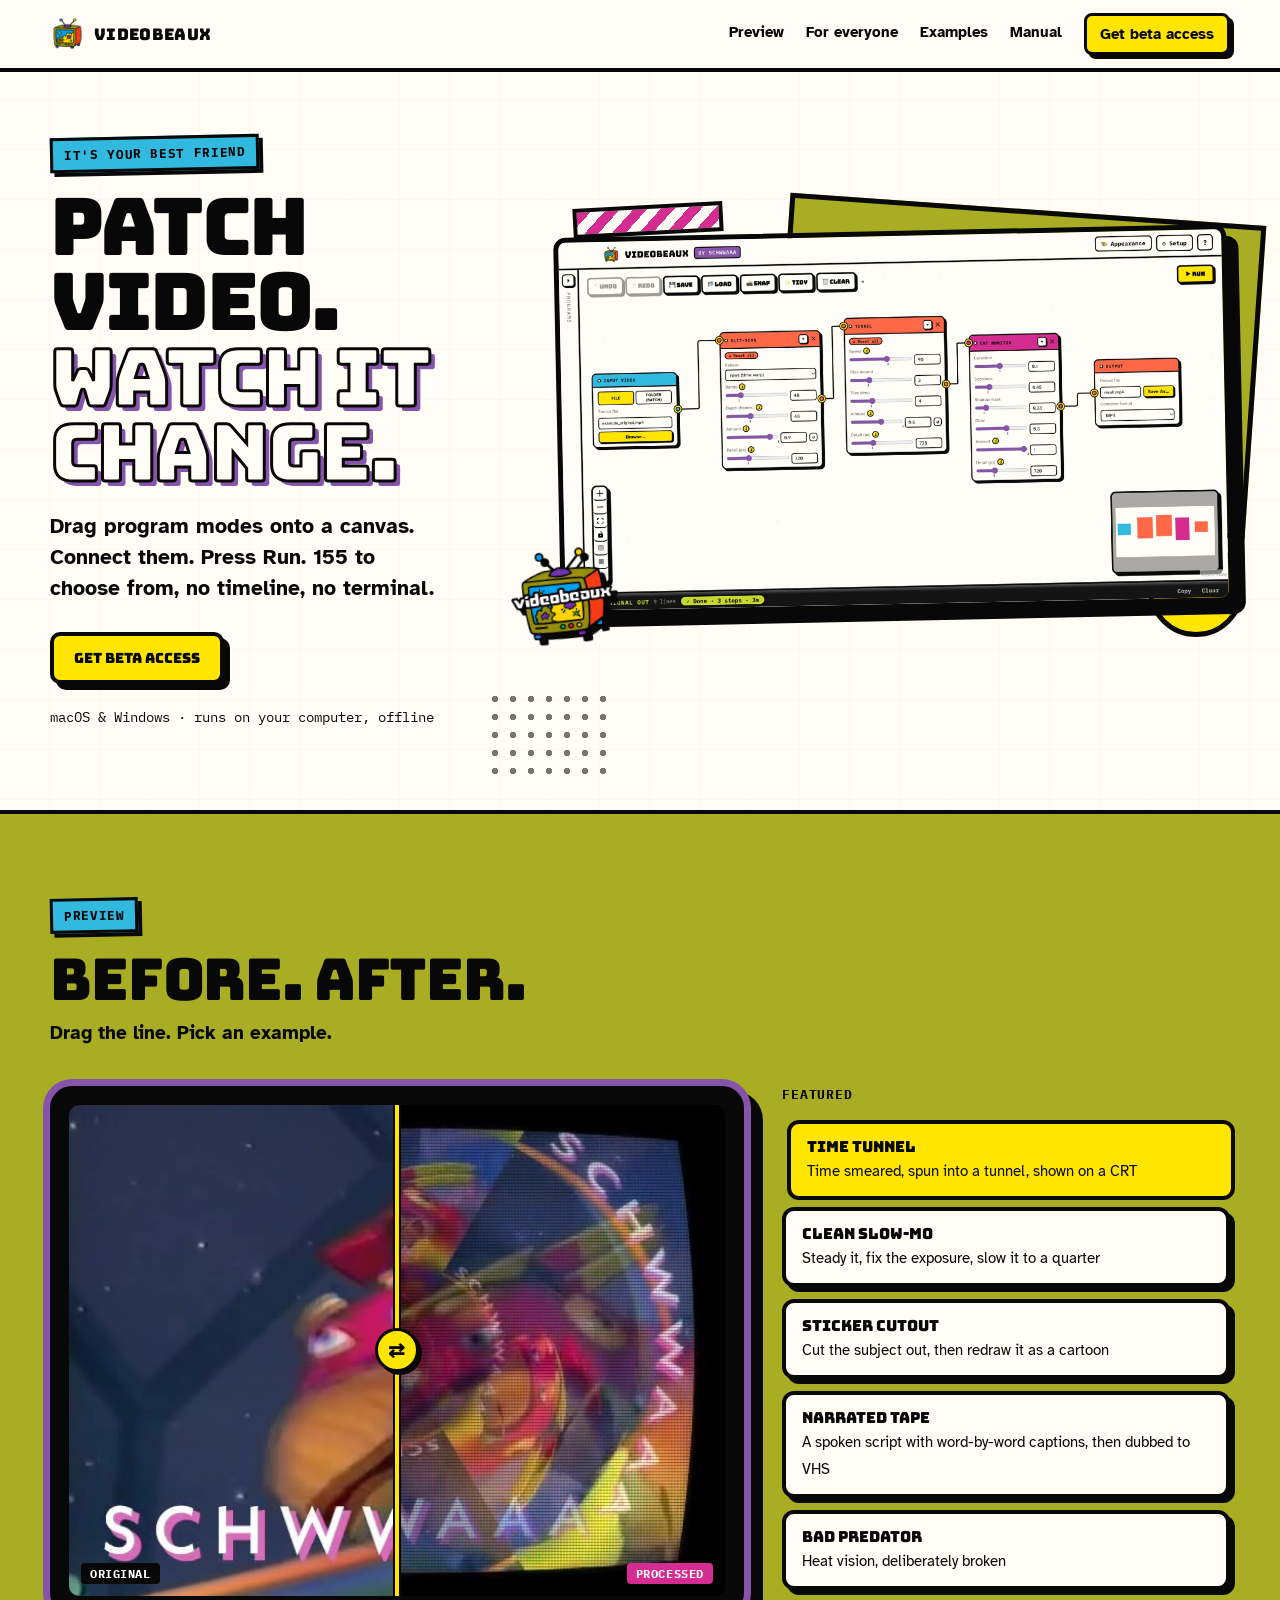
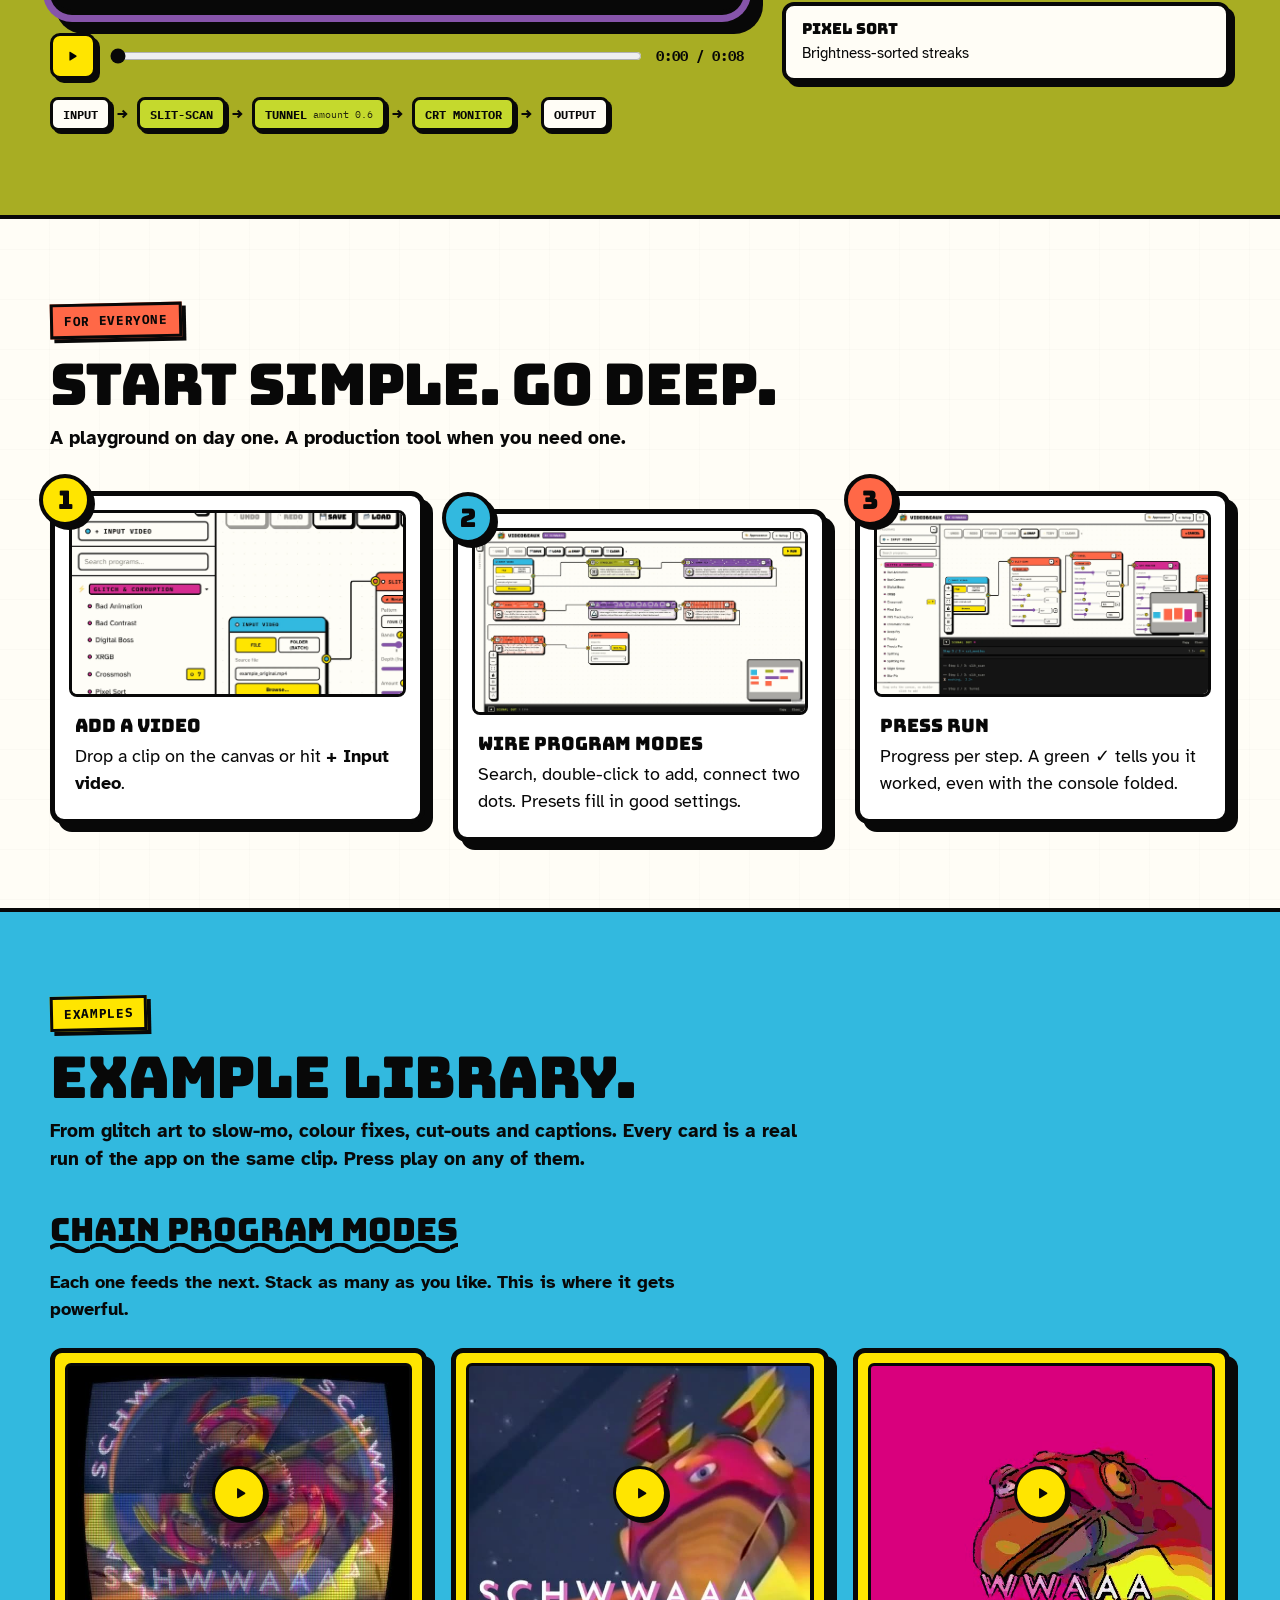
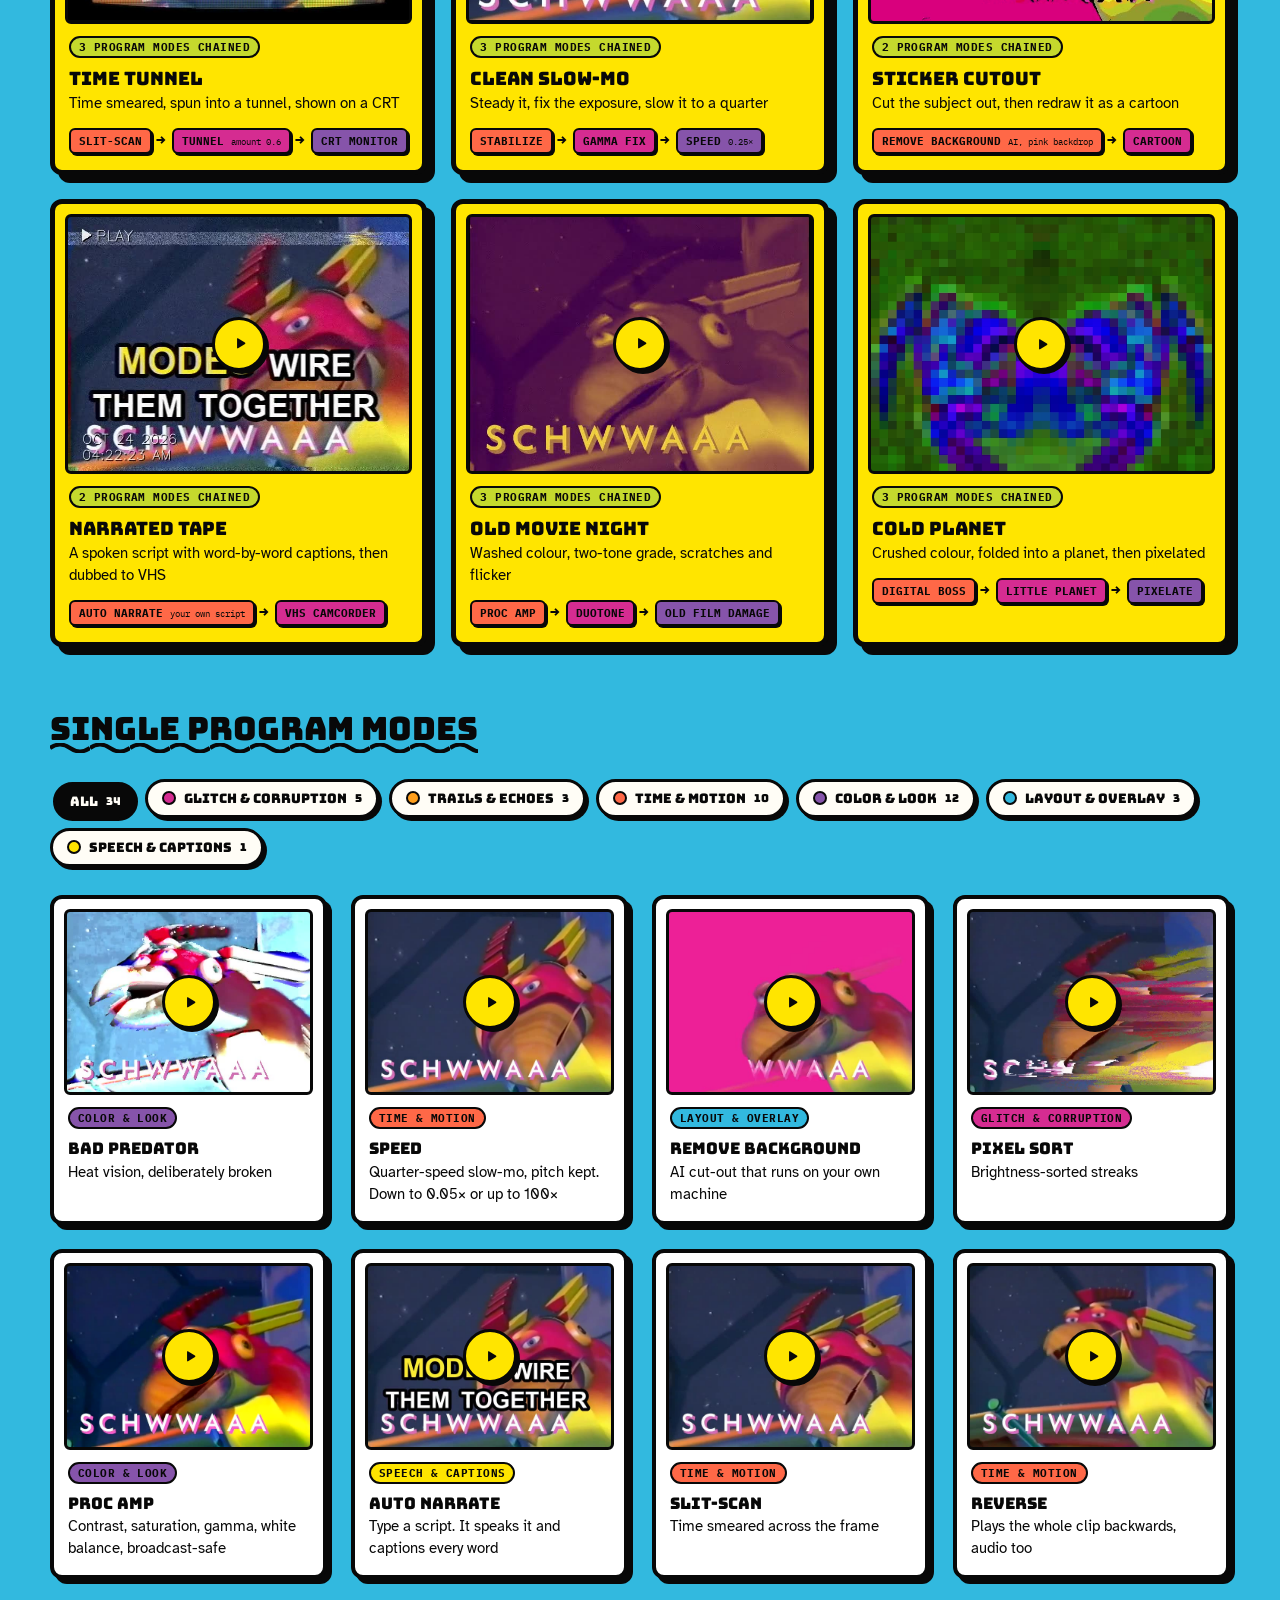
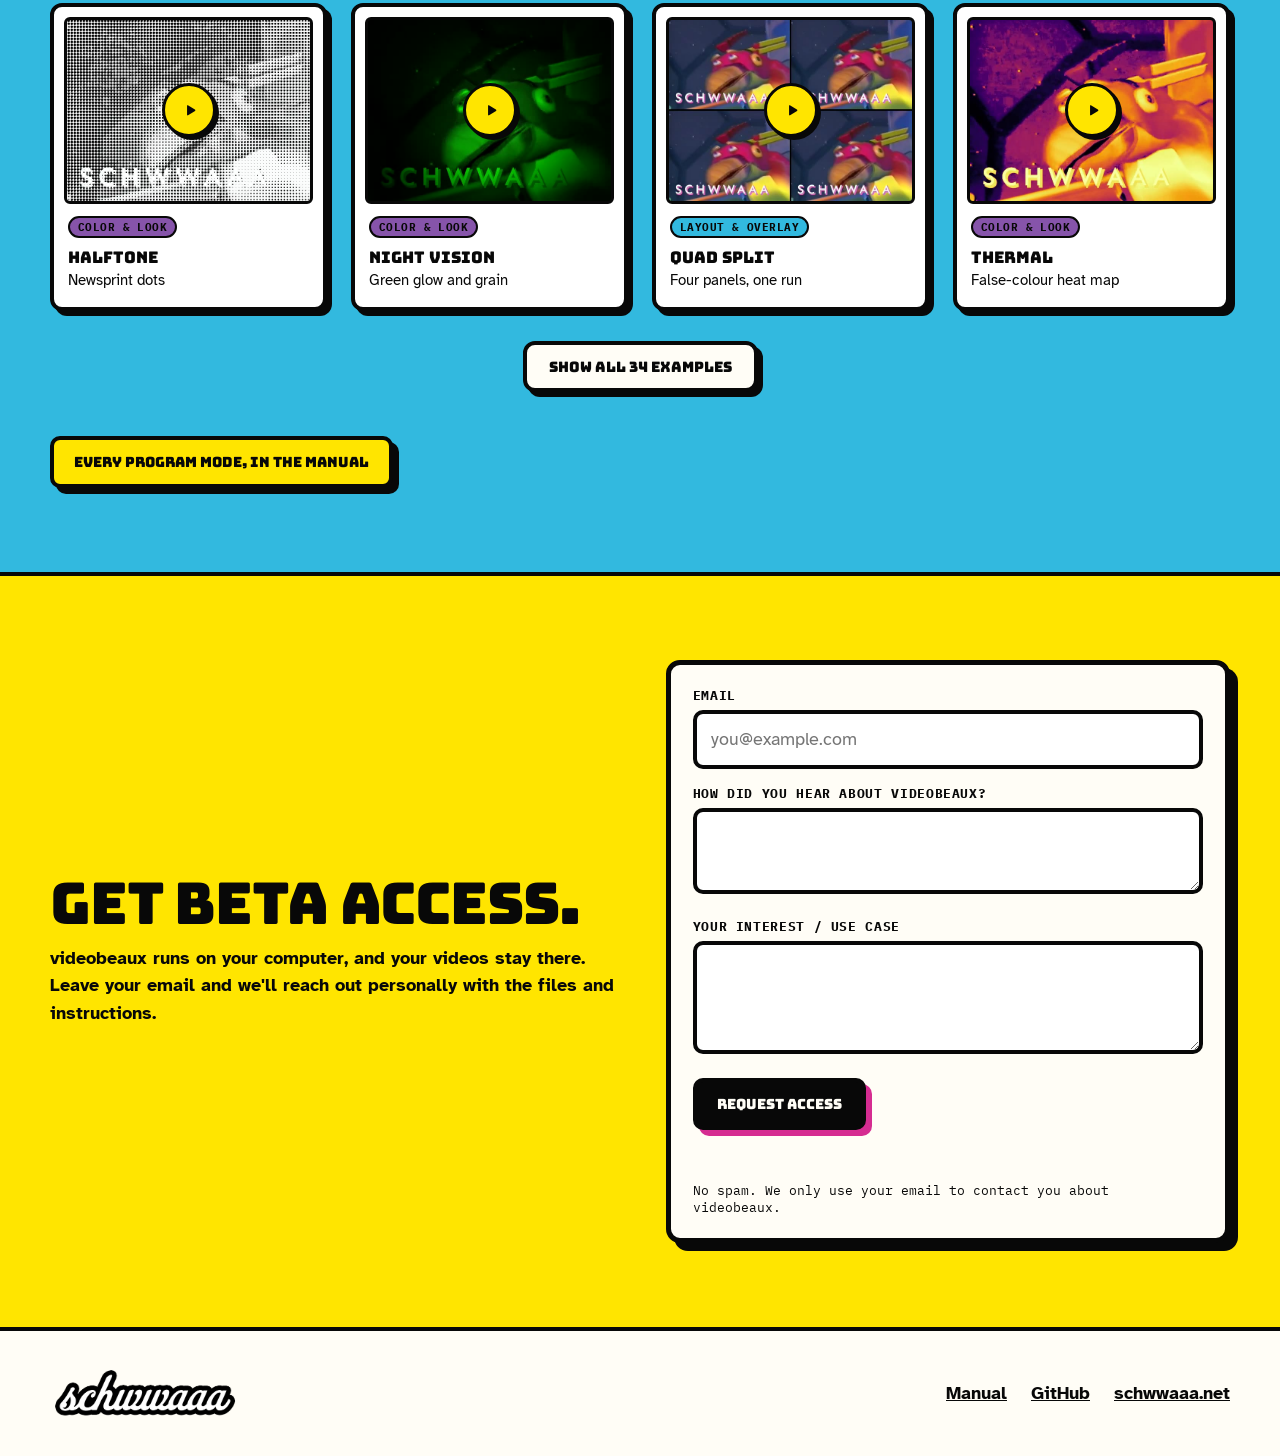
<file: index.html>
<!DOCTYPE html>
<html lang="en">

<head>
    <meta charset="UTF-8">
    <meta name="viewport" content="width=device-width, initial-scale=1.0">
    <title>videobeaux</title>
    <meta name="description" content="videobeaux is a video playground: drag program modes onto a canvas, wire them together, press Run. 155 program modes for beginners and power users.">
    <meta name="theme-color" content="#a8ad23">
    <meta property="og:title" content="videobeaux">
    <meta property="og:description" content="Drag program modes onto a canvas, wire them together, press Run.">
    <meta property="og:image" content="https://videobeaux.online/site/shots/canvas.webp">
    <link href="site/assets/favicon-32x32.png" rel="icon" sizes="32x32" type="image/png">
    <link href="site/assets/favicon-32x32.png" rel="apple-touch-icon" sizes="180x180">
    <link rel="preconnect" href="https://fonts.googleapis.com">
    <link rel="preconnect" href="https://fonts.gstatic.com" crossorigin>
    <link href="https://fonts.googleapis.com/css2?family=Atkinson+Hyperlegible:wght@400;700&family=Bungee&family=IBM+Plex+Mono:wght@400;600;700&display=swap" rel="stylesheet">
    <link rel="stylesheet" href="site/site.css">
</head>

<body>
    <a class="skip-link" href="#main">Skip to content</a>

    <nav class="site-nav" aria-label="Primary">
        <div class="shell nav-inner">
            <a class="brand" href="#top" aria-label="videobeaux home">
                <img src="site/assets/tv-icon.png" alt="" width="34" height="34"> videobeaux
            </a>
            <button class="menu-button" type="button" aria-expanded="false" aria-controls="nav-links">Menu</button>
            <div class="nav-links" id="nav-links" data-open="false">
                <a href="#preview">Preview</a>
                <a href="#everyone">For everyone</a>
                <a href="#examples">Examples</a>
                <a href="manual.html">Manual</a>
                <a class="nav-cta" href="#get">Get beta access</a>
            </div>
        </div>
    </nav>

    <main id="main">

        <!-- HERO -->
        <header class="hero" id="top">
            <span class="deco d-dots" aria-hidden="true"></span>
            <div class="shell hero-grid">
                <div class="hero-copy">
                    <p class="sticker">It's your best friend</p>
                    <h1>Patch video. <span class="punch">Watch it change.</span></h1>
                    <p class="lede">Drag program modes onto a canvas. Connect them. Press Run. 155 to choose from, no timeline, no terminal.</p>
                    <div class="button-row">
                        <a class="button b-yellow" href="#get">Get beta access</a>
                    </div>
                    <p class="fine">macOS &amp; Windows · runs on your computer, offline</p>
                </div>
                <figure class="hero-art">
                    <span class="deco d-block" aria-hidden="true"></span>
                    <span class="deco d-circle" aria-hidden="true"></span>
                    <span class="deco d-zig" aria-hidden="true"></span>
                    <img class="window" src="site/shots/canvas.webp" width="2200" height="1222" alt="The videobeaux canvas: an input video wired through Slit-Scan, Tunnel and CRT Monitor to an output, with a green Done badge in the console bar.">
                    <img class="mascot" src="site/assets/tv-full.webp" width="170" height="216" alt="" aria-hidden="true">
                </figure>
            </div>
        </header>

        <!-- PREVIEW -->
        <section class="section s-lime" id="preview" aria-labelledby="preview-h">
            <div class="shell">
                <div class="heading">
                    <p class="sticker s-cyan">Preview</p>
                    <h2 id="preview-h">Before. After.</h2>
                    <p>Drag the line. Pick an example.</p>
                </div>

                <div class="player-layout">
                    <div class="player-col">
                        <div class="crt">
                            <div class="stage" id="stage">
                                <video id="v-orig" muted playsinline loop preload="metadata" poster="site/previews/original.jpg" src="site/previews/original.mp4"></video>
                                <video id="v-fx" muted playsinline loop preload="metadata"></video>
                                <span class="tag tag-l">Original</span>
                                <span class="tag tag-r">Processed</span>
                                <div class="divider" aria-hidden="true"><span>⇄</span></div>
                                <input id="reveal" type="range" min="0" max="100" value="50" aria-label="Compare: slide to reveal more of the original (left) or the processed video (right)">
                            </div>
                        </div>
                        <div class="controls">
                            <button class="mini" id="play" type="button" aria-label="Play">▶</button>
                            <input id="seek" type="range" min="0" max="1" step="0.01" value="0" aria-label="Playback position">
                            <output id="time">0:00 / 0:08</output>
                        </div>
                        <ol class="chain" id="chain" aria-label="Program modes used in this example"></ol>
                    </div>

                    <div class="patch-col">
                        <p class="patch-label">Featured</p>
                        <div class="patches" id="patches" role="tablist" aria-label="Choose a featured example"></div>
                    </div>
                </div>
            </div>
        </section>

        <!-- FOR EVERYONE -->
        <section class="section" id="everyone" aria-labelledby="everyone-h">
            <div class="shell">
                <div class="heading">
                    <p class="sticker s-coral">For everyone</p>
                    <h2 id="everyone-h">Start simple. Go deep.</h2>
                    <p>A playground on day one. A production tool when you need one.</p>
                </div>
                <div class="steps">
                    <article class="step" style="--c:var(--yellow)">
                        <span class="n">1</span>
                        <img src="site/shots/step1.webp" width="1400" height="778" loading="lazy" alt="The Input Video node on the canvas with a file chosen, next to the program list.">
                        <h3>Add a video</h3>
                        <p>Drop a clip on the canvas or hit <b>+ Input video</b>.</p>
                    </article>
                    <article class="step" style="--c:var(--cyan)">
                        <span class="n">2</span>
                        <img src="site/shots/step2.webp" width="1400" height="778" loading="lazy" alt="Searching the program list for “crt” and a chain of program modes already connected.">
                        <h3>Wire Program Modes</h3>
                        <p>Search, double-click to add, connect two dots. Presets fill in good settings.</p>
                    </article>
                    <article class="step" style="--c:var(--coral)">
                        <span class="n">3</span>
                        <img src="site/shots/step3.webp" width="1400" height="778" loading="lazy" alt="A running pipeline: step 3 of 3 at 67 percent in the console bar, with a Cancel button.">
                        <h3>Press Run</h3>
                        <p>Progress per step. A green ✓ tells you it worked, even with the console folded.</p>
                    </article>
                </div>
            </div>
        </section>

        <!-- EXAMPLE LIBRARY -->
        <section class="section s-cyan" id="examples" aria-labelledby="lib-h">
            <div class="shell">
                <div class="heading">
                    <p class="sticker s-yellow">Examples</p>
                    <h2 id="lib-h">Example library.</h2>
                    <p>From glitch art to slow-mo, colour fixes, cut-outs and captions. Every card is a real run of the app on the same clip. Press play on any of them.</p>
                </div>

                <div class="band">
                    <h3 class="band-title">Chain program modes</h3>
                    <p class="band-lede">Each one feeds the next. Stack as many as you like. This is where it gets powerful.</p>
                    <ul class="chains" id="chains"></ul>
                </div>

                <div class="band">
                    <h3 class="band-title">Single program modes</h3>
                    <div class="filters" id="filters" role="group" aria-label="Filter examples by category"></div>
                    <ul class="library collapsed" id="library"></ul>
                    <button type="button" class="more" id="more" hidden></button>
                </div>
                <noscript><p>The example library needs JavaScript.</p></noscript>
                <div class="button-row lib-foot">
                    <a class="button b-yellow" href="manual.html">Every program mode, in the manual</a>
                </div>
            </div>
        </section>

        <!-- GET BETA ACCESS — see SIGNUP at the top of site/site.js (Google Form behind the scenes) -->
        <section class="section s-yellow" id="get" aria-labelledby="get-h">
            <div class="shell stay">
                <div>
                    <h2 id="get-h">Get beta access.</h2>
                    <p>videobeaux runs on your computer, and your videos stay there. Leave your email and we'll reach out personally with the files and instructions.</p>
                </div>
                <form class="signup" id="signup" method="post" target="_blank" novalidate>
                    <p class="dev-note" id="signup-note" hidden>Local preview: the form isn't connected yet. Fill in <code>SIGNUP</code> in site/site.js (see the README).</p>
                    <label class="field"><span>Email</span>
                        <input type="email" name="email" autocomplete="email" placeholder="you@example.com" required>
                    </label>
                    <label class="field"><span>How did you hear about videobeaux?</span>
                        <textarea name="hear" rows="2" maxlength="1000"></textarea>
                    </label>
                    <label class="field"><span>Your interest / use case</span>
                        <textarea name="interest" rows="3" maxlength="1000"></textarea>
                    </label>
                    <input type="hidden" name="embed" value="1">
                    <input class="hp" type="text" name="_gotcha" tabindex="-1" autocomplete="off" aria-hidden="true">
                    <div class="signup-captcha" id="signup-captcha" hidden></div>
                    <button class="button b-ink" type="submit" id="signup-btn">Request access</button>
                    <p class="signup-status" id="signup-status" role="status" aria-live="polite"></p>
                    <p class="fine-print">No spam. We only use your email to contact you about videobeaux.</p>
                    <div class="signup-thanks" id="signup-thanks" tabindex="-1" hidden>
                        <h3>Thank you!</h3>
                        <p>Thank you for requesting access to the Beta Preview of <b>videobeaux</b>! We will be in touch with next steps soon!</p>
                    </div>
                </form>
            </div>
        </section>
    </main>

    <footer>
        <div class="shell foot">
            <a class="schwwaaa" href="https://linktr.ee/schwwaaa" target="_blank" rel="noopener"><img src="site/assets/schwwaaa-logo.webp" width="260" height="68" alt="schwwaaa"></a>
            <div class="links">
                <a href="manual.html">Manual</a>
                <a href="https://github.com/schwwaaa/videobeaux" target="_blank" rel="noopener">GitHub</a>
                <a href="https://schwwaaa.net" target="_blank" rel="noopener">schwwaaa.net</a>
            </div>
        </div>
    </footer>

    <script src="site/site.js"></script>
<!-- Cloudflare Web Analytics --><script type='module' src='https://static.cloudflareinsights.com/beacon.min.js' data-cf-beacon='{"token": "05e83c379cc7491ead1bd7c7ef4179e5"}'></script><!-- End Cloudflare Web Analytics -->
</body>

</html>
</file>
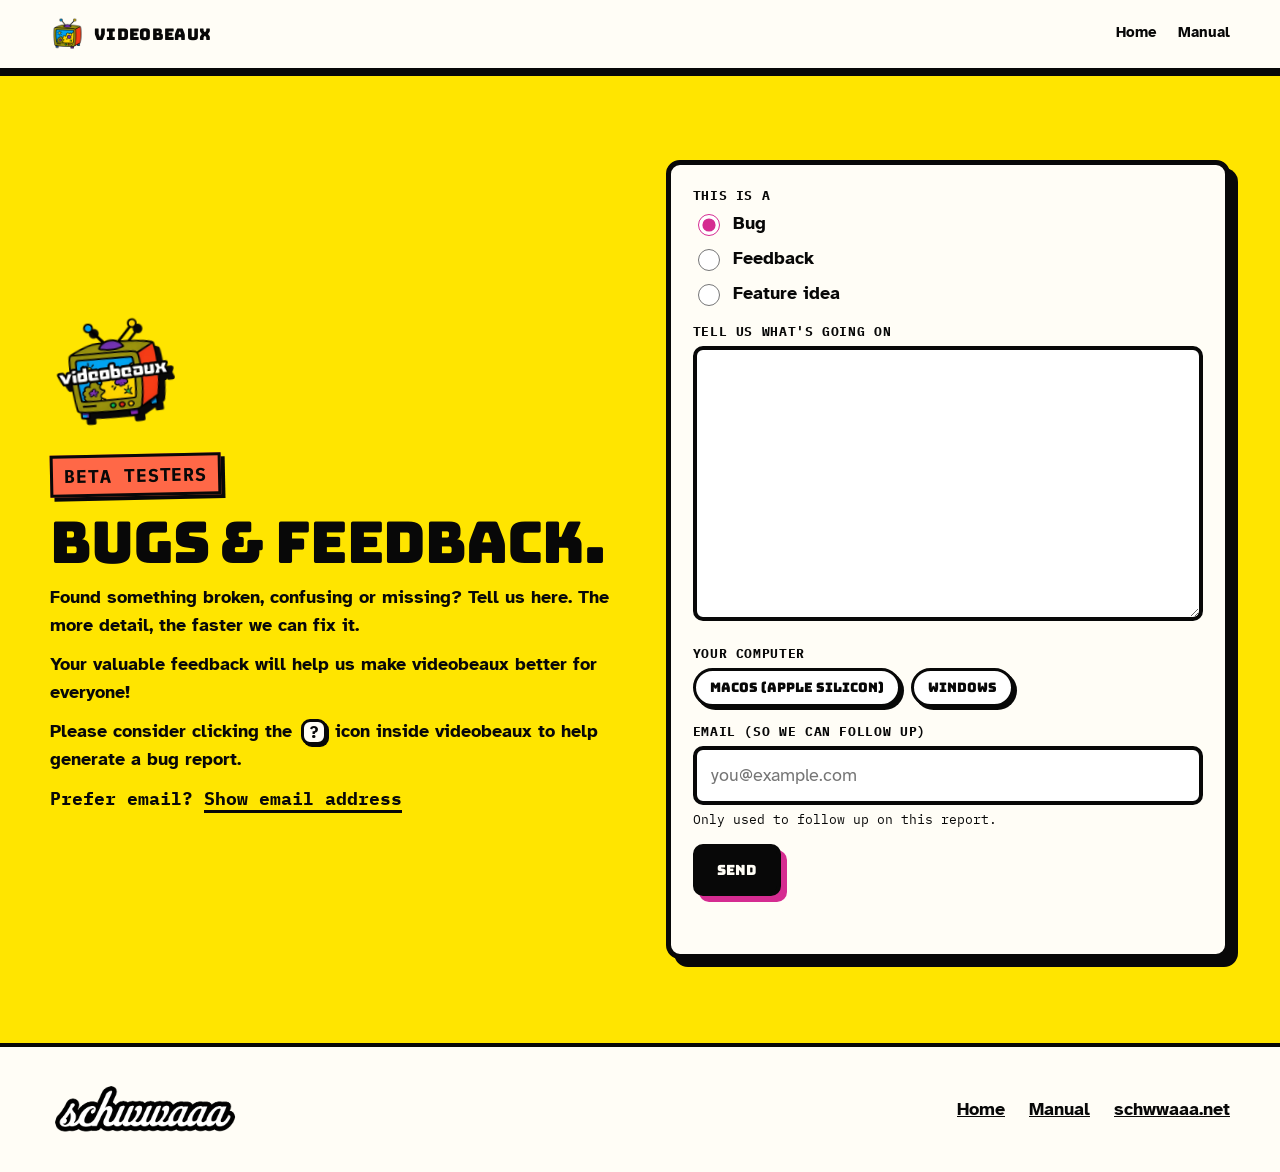
<file: feedback.html>
<!DOCTYPE html>
<html lang="en">

<head>
    <meta charset="UTF-8">
    <meta name="viewport" content="width=device-width, initial-scale=1.0">
    <title>videobeaux</title>
    <meta name="description" content="Report a bug or share feedback on the videobeaux beta.">
    <meta name="robots" content="noindex">
    <meta name="theme-color" content="#a8ad23">
    <link href="site/assets/favicon-32x32.png" rel="icon" sizes="32x32" type="image/png">
    <link rel="preconnect" href="https://fonts.googleapis.com">
    <link rel="preconnect" href="https://fonts.gstatic.com" crossorigin>
    <link href="https://fonts.googleapis.com/css2?family=Atkinson+Hyperlegible:wght@400;700&family=Bungee&family=IBM+Plex+Mono:wght@400;600;700&display=swap" rel="stylesheet">
    <link rel="stylesheet" href="site/site.css">
</head>

<body>
    <a class="skip-link" href="#main">Skip to content</a>

    <nav class="site-nav" aria-label="Primary">
        <div class="shell nav-inner">
            <a class="brand" href="./" aria-label="videobeaux home">
                <img src="site/assets/tv-icon.png" alt="" width="34" height="34"> videobeaux
            </a>
            <button class="menu-button" type="button" aria-expanded="false" aria-controls="nav-links">Menu</button>
            <div class="nav-links" id="nav-links" data-open="false">
                <a href="./">Home</a>
                <a href="manual.html">Manual</a>
            </div>
        </div>
    </nav>

    <main id="main">
        <!-- FEEDBACK — see FEEDBACK at the top of site/feedback.js (Google Form behind the scenes; not connected until configured) -->
        <section class="section s-yellow" aria-labelledby="fb-h">
            <div class="shell stay">
                <div>
                    <img class="fb-tv" src="site/assets/tv-full.webp" width="170" height="216" alt="" aria-hidden="true">
                    <p class="sticker s-coral">Beta testers</p>
                    <h2 id="fb-h">Bugs &amp; feedback.</h2>
                    <p>Found something broken, confusing or missing? Tell us here. The more detail, the faster we can fix it.</p>
                    <p>Your valuable feedback will help us make videobeaux better for everyone!</p>
                    <p>Please consider clicking the <span class="qicon" role="img" aria-label="question mark">?</span> icon inside videobeaux to help generate a bug report.</p>
                    <!-- Contact email: not in the page source. site/feedback.js builds it only when the button is clicked (see CONTACT there). -->
                    <p class="contact" id="contact" hidden>Prefer email? <button type="button" class="linklike" id="contact-btn">Show email address</button></p>
                </div>
                <form class="signup" id="feedback" method="post" novalidate>
                    <fieldset>
                        <legend>This is a</legend>
                        <label class="check"><input type="radio" name="type" value="Bug" checked> <span>Bug</span></label>
                        <label class="check"><input type="radio" name="type" value="Feedback"> <span>Feedback</span></label>
                        <label class="check"><input type="radio" name="type" value="Feature idea"> <span>Feature idea</span></label>
                    </fieldset>
                    <label class="field"><span>Tell us what's going on</span>
                        <textarea name="summary" rows="9" maxlength="4000" required></textarea>
                    </label>
                    <fieldset>
                        <legend>Your computer</legend>
                        <div class="pills">
                            <label class="pill"><input type="radio" name="os" value="MacOS (Apple Silicon)"><span>macOS (Apple silicon)</span></label>                            <label class="pill"><input type="radio" name="os" value="Windows"><span>Windows</span></label>
                        </div>
                    </fieldset>
                    <label class="field"><span>Email (so we can follow up)</span>
                        <input type="email" name="email" autocomplete="email" placeholder="you@example.com">
                        <small class="field-note">Only used to follow up on this report.</small>
                    </label>
                    <input class="hp" type="text" name="_gotcha" tabindex="-1" autocomplete="off" aria-hidden="true">
                    <div class="signup-captcha" id="fb-captcha" hidden></div>
                    <button class="button b-ink" type="submit" id="fb-btn">Send</button>
                    <p class="signup-status" id="fb-status" role="status" aria-live="polite"></p>
                </form>
                <div class="signup thanks" id="fb-thanks" tabindex="-1" hidden>
                    <h3>Thank you!</h3>
                    <p>We got your report and really appreciate you taking the time. If you left an email address, we may follow up.</p>
                </div>
            </div>
        </section>
    </main>

    <footer>
        <div class="shell foot">
            <a class="schwwaaa" href="https://linktr.ee/schwwaaa" target="_blank" rel="noopener"><img src="site/assets/schwwaaa-logo.webp" width="260" height="68" alt="schwwaaa"></a>
            <div class="links">
                <a href="./">Home</a>
                <a href="manual.html">Manual</a>
                <a href="https://schwwaaa.net" target="_blank" rel="noopener">schwwaaa.net</a>
            </div>
        </div>
    </footer>

    <script src="site/feedback.js"></script>
<!-- Cloudflare Web Analytics --><script type='module' src='https://static.cloudflareinsights.com/beacon.min.js' data-cf-beacon='{"token": "05e83c379cc7491ead1bd7c7ef4179e5"}'></script><!-- End Cloudflare Web Analytics -->
</body>

</html>
</file>
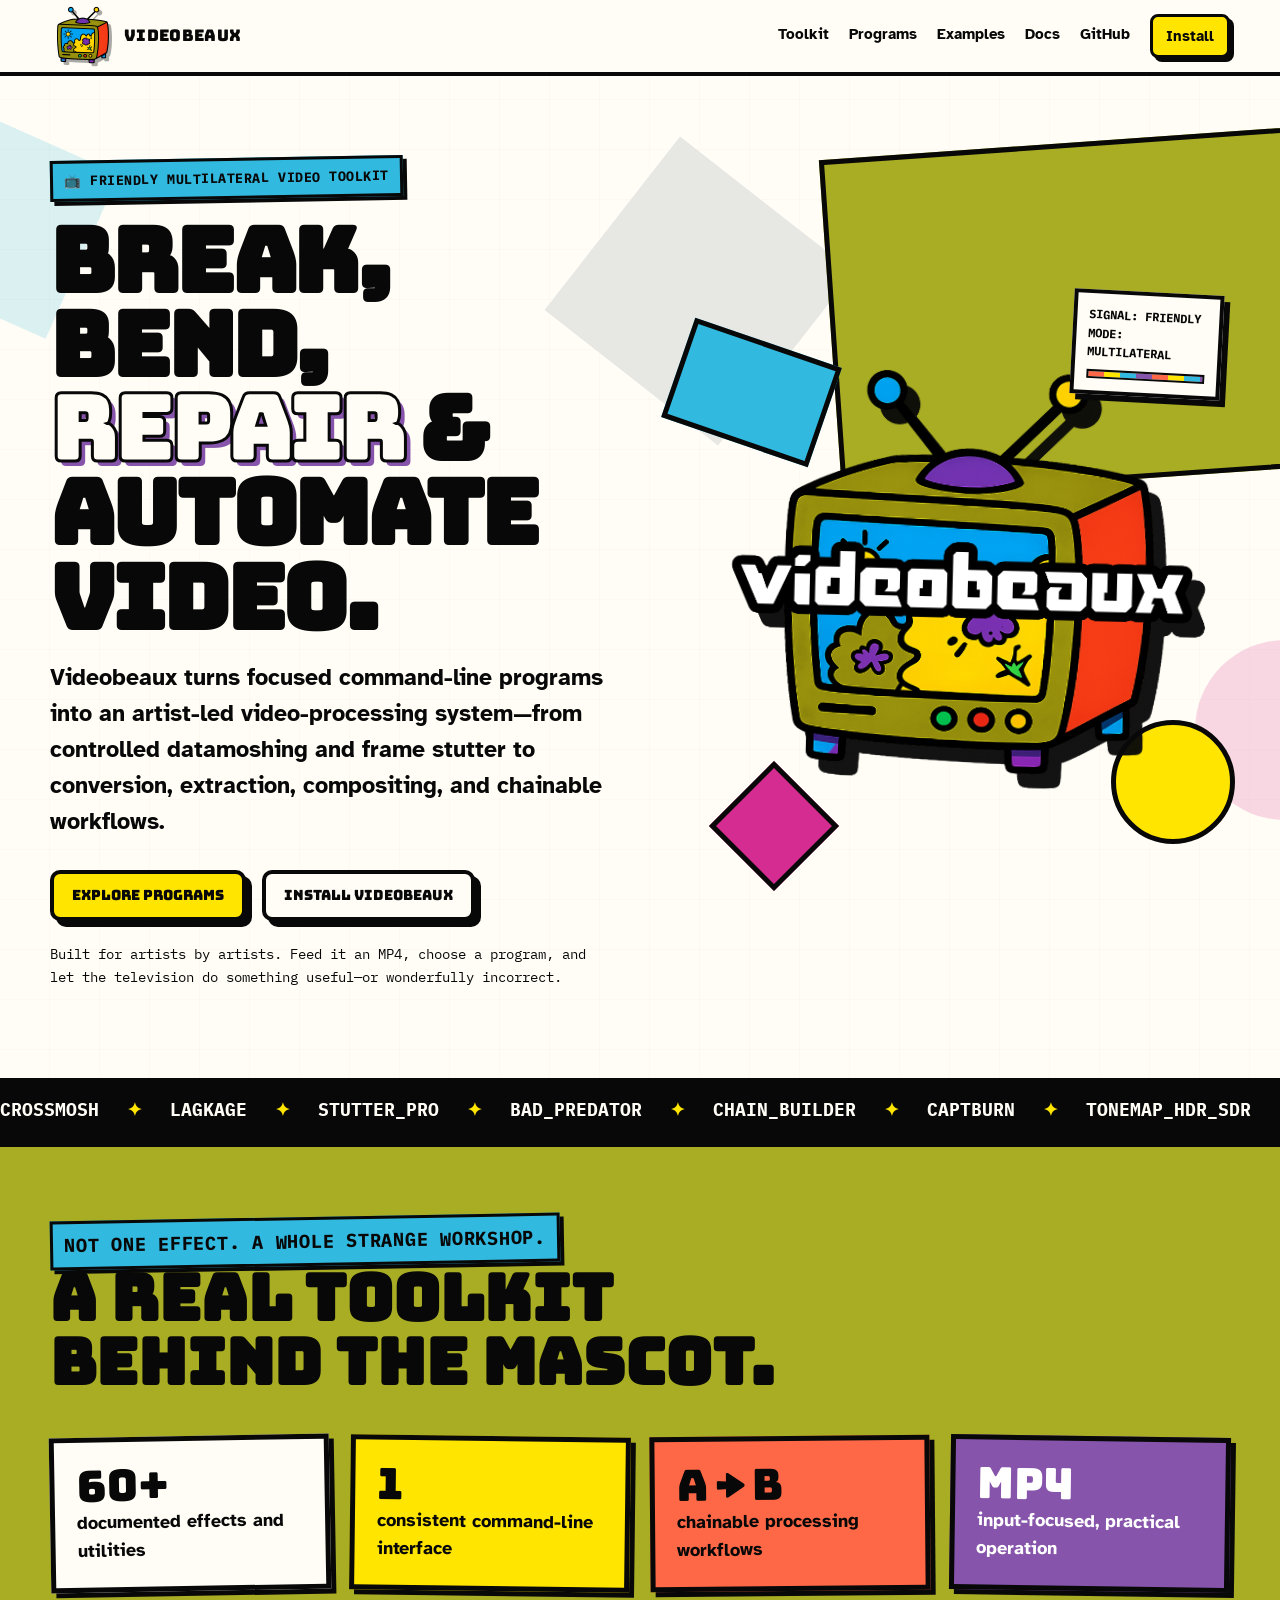
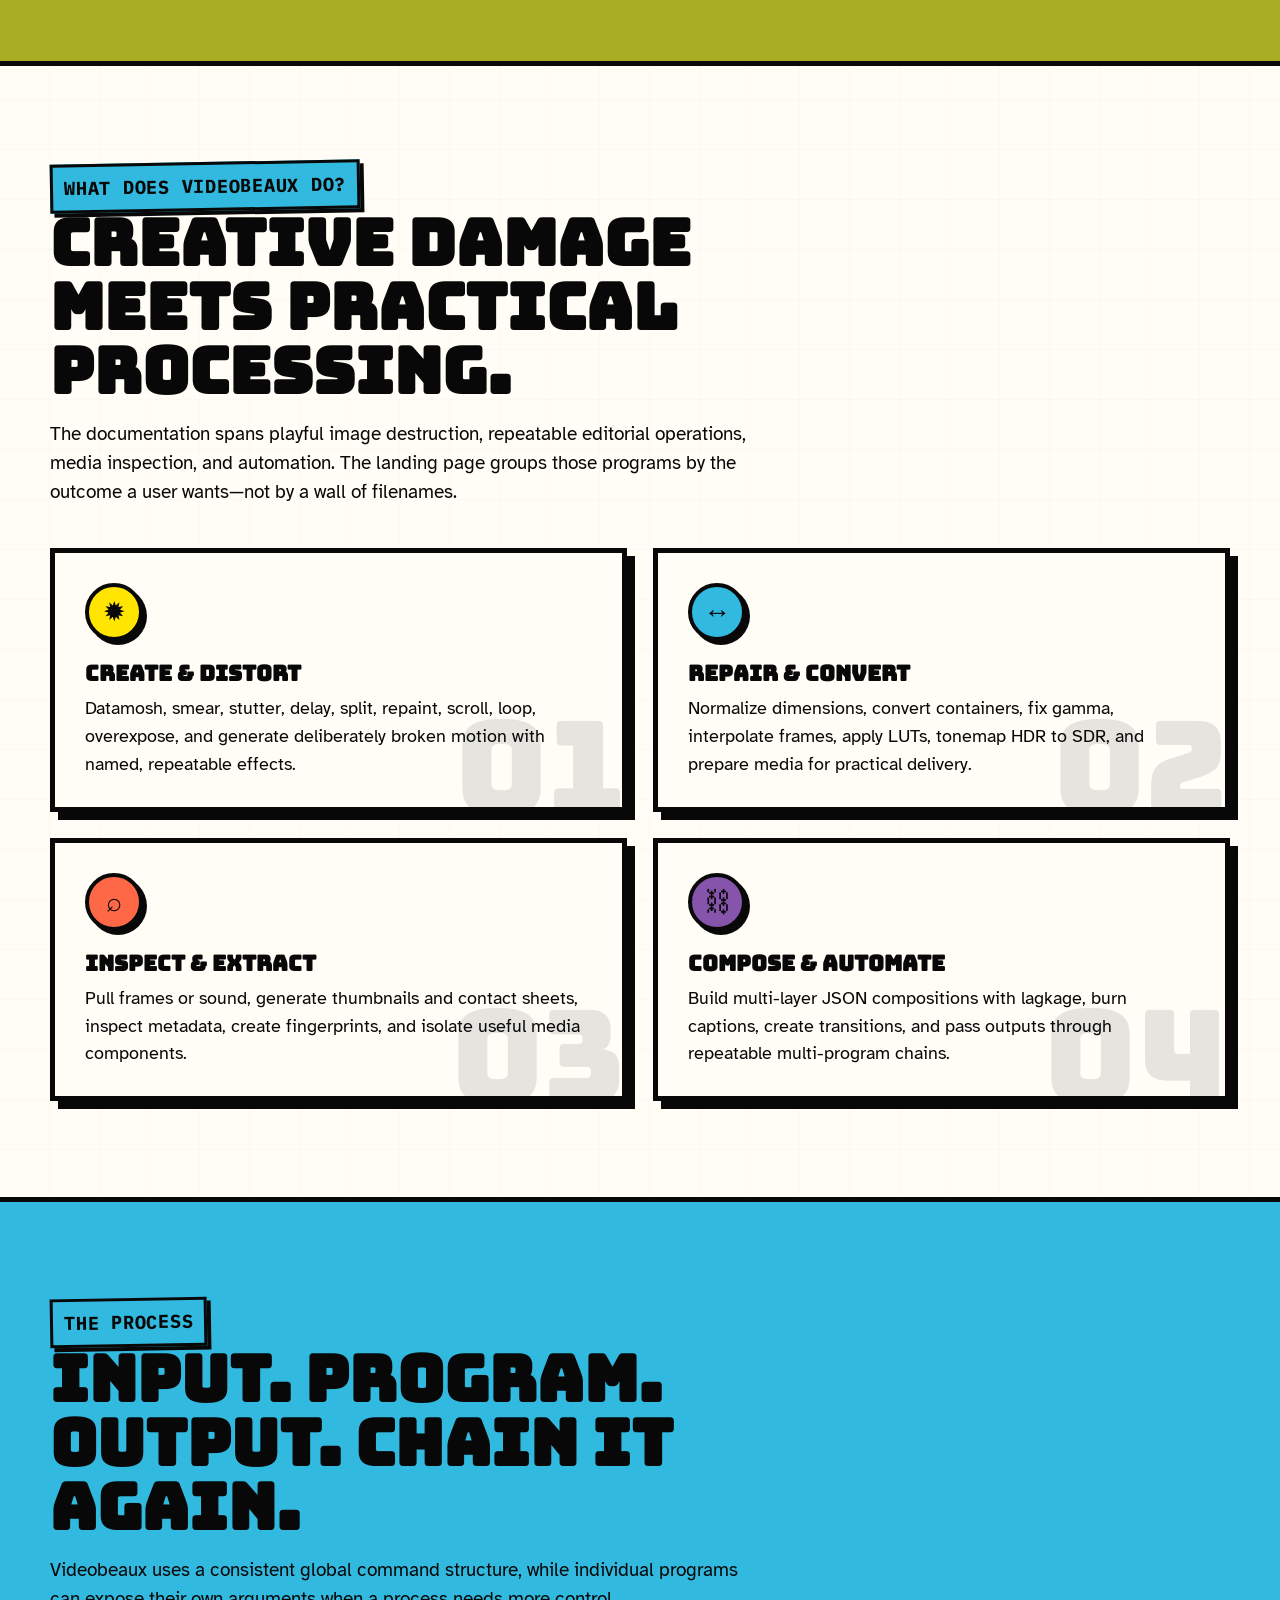
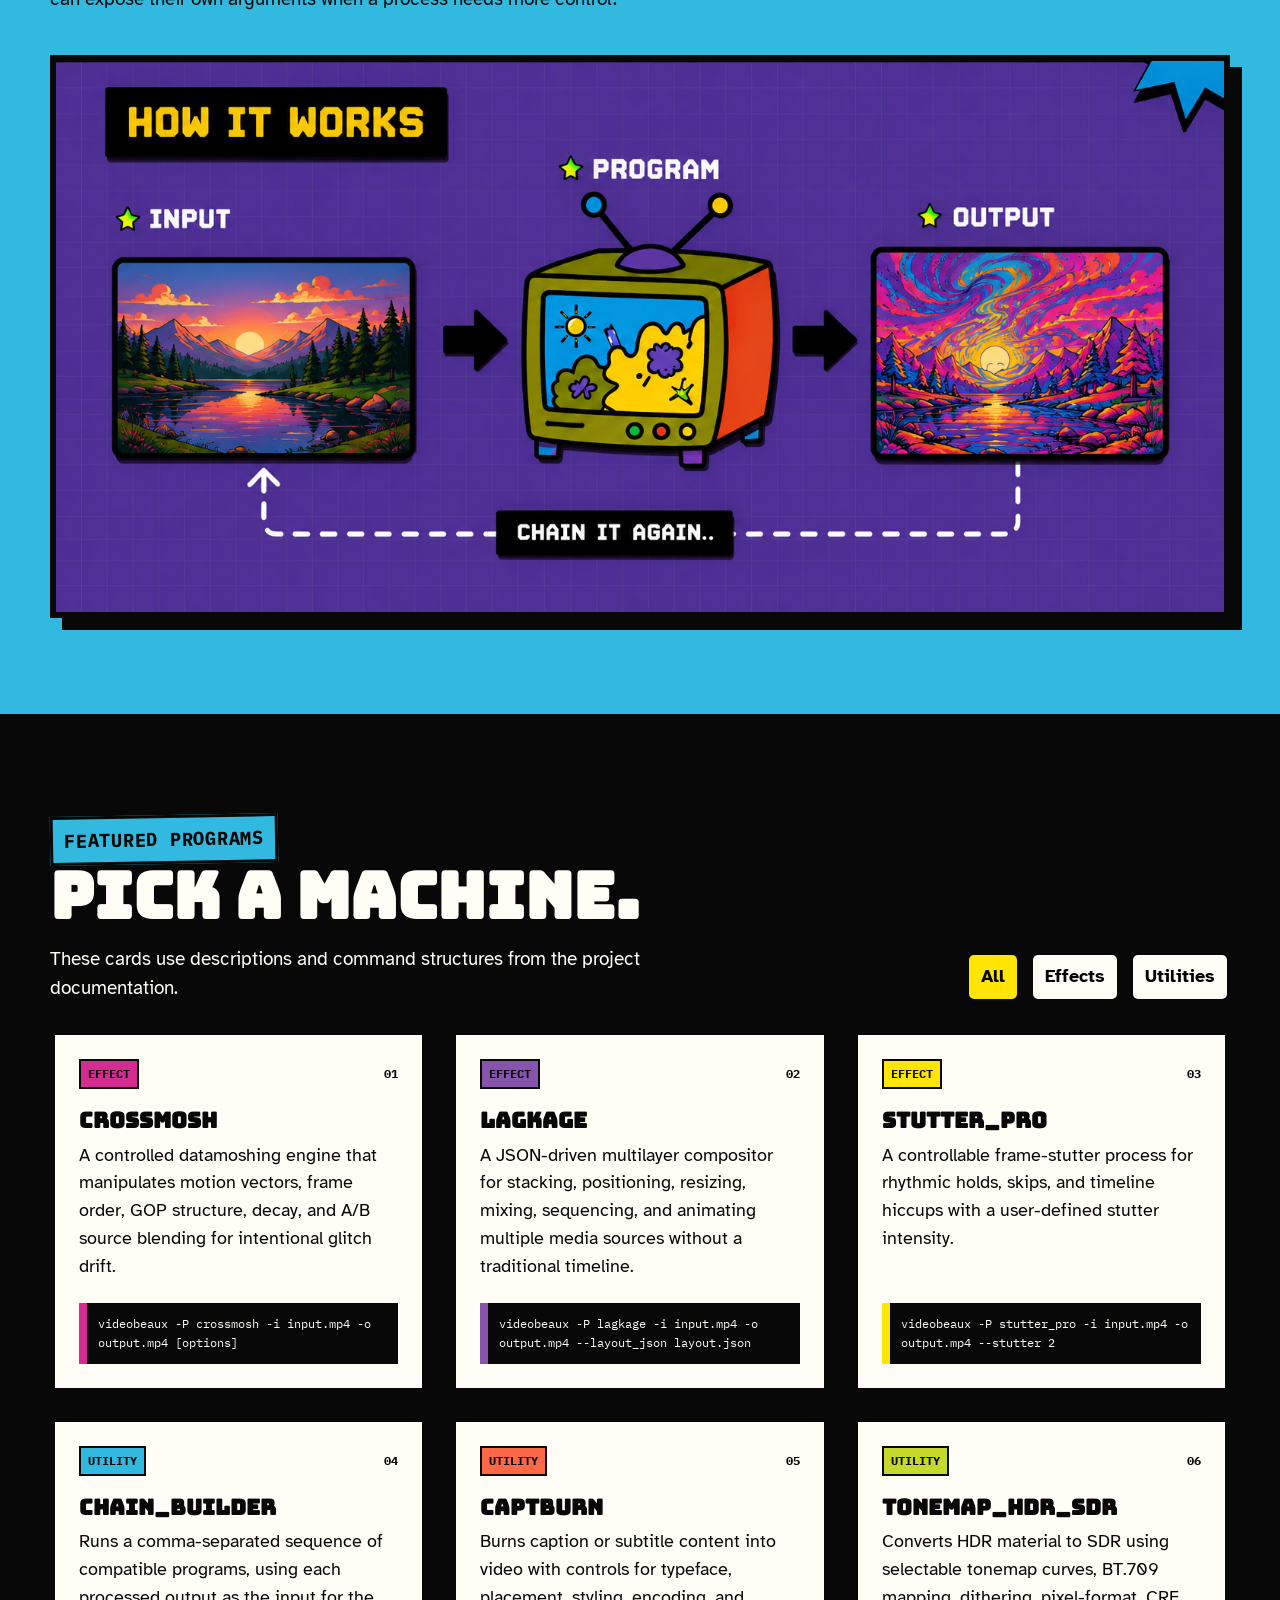
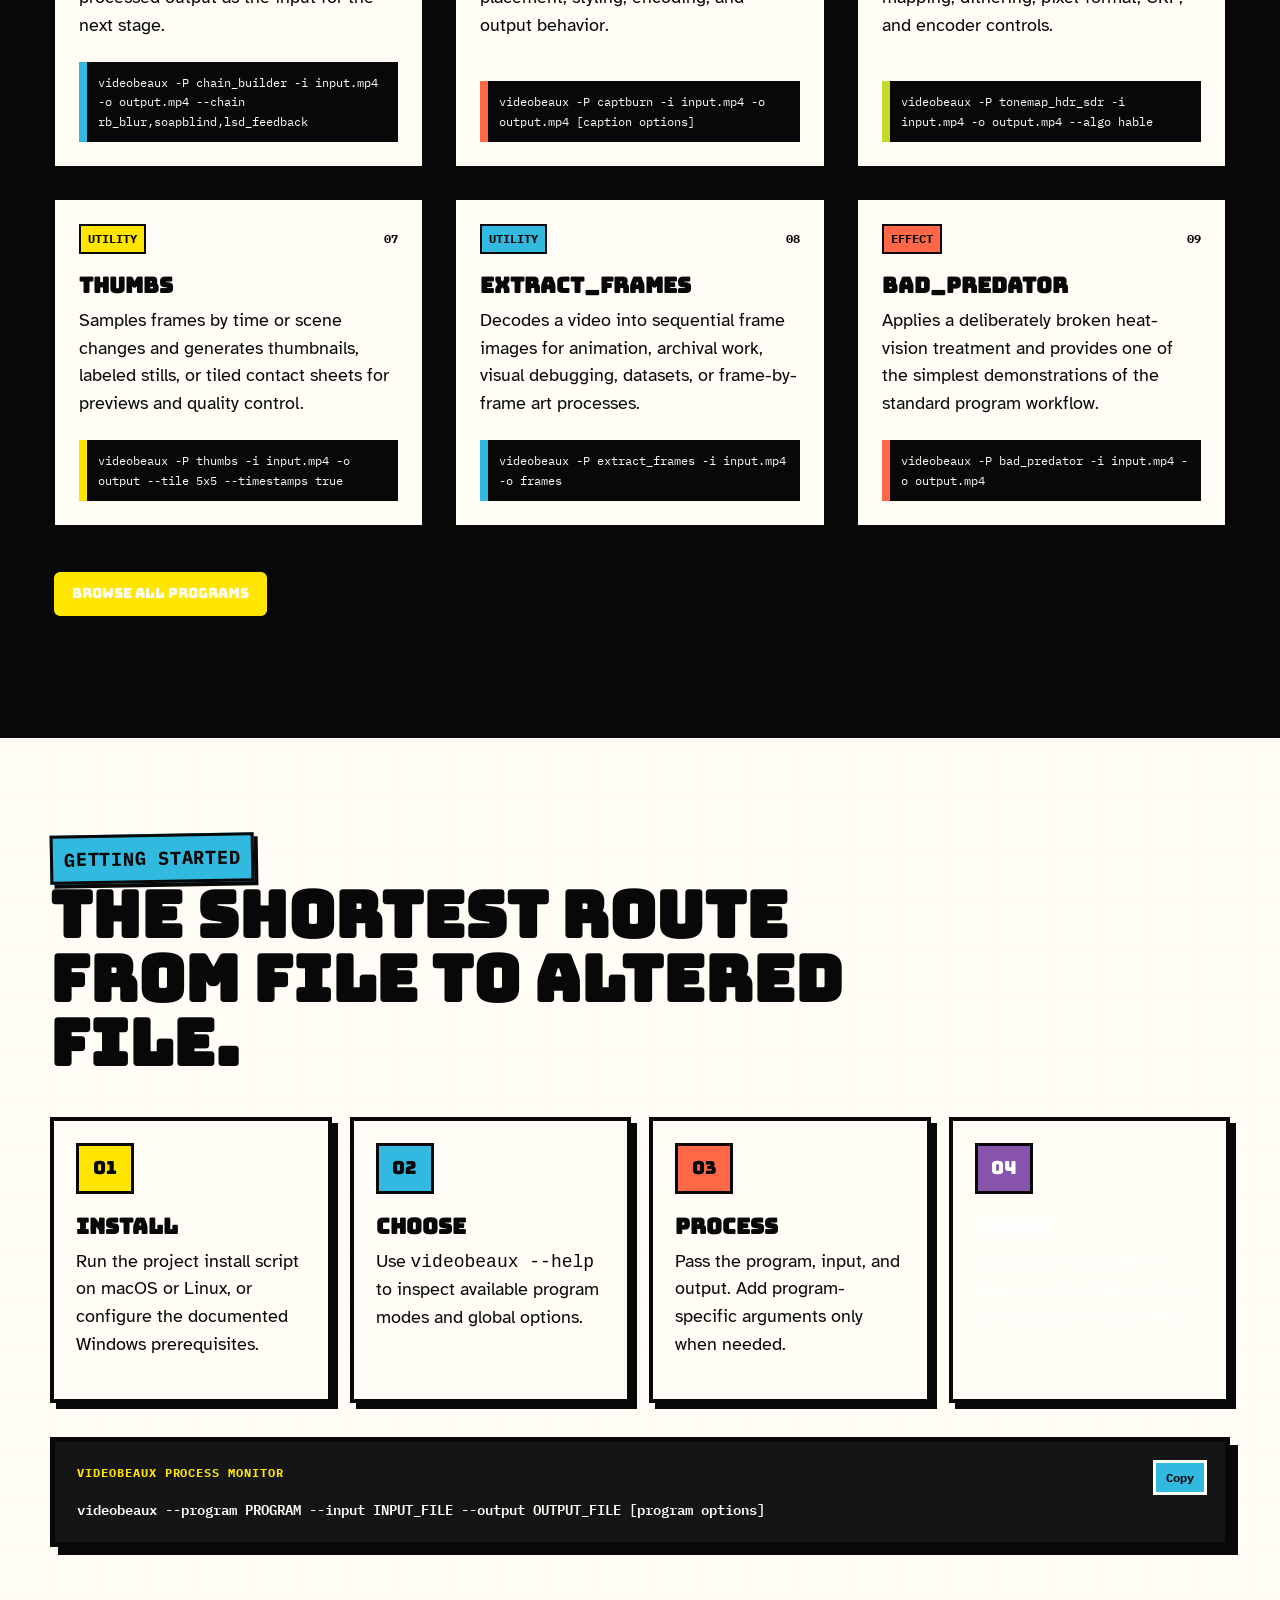
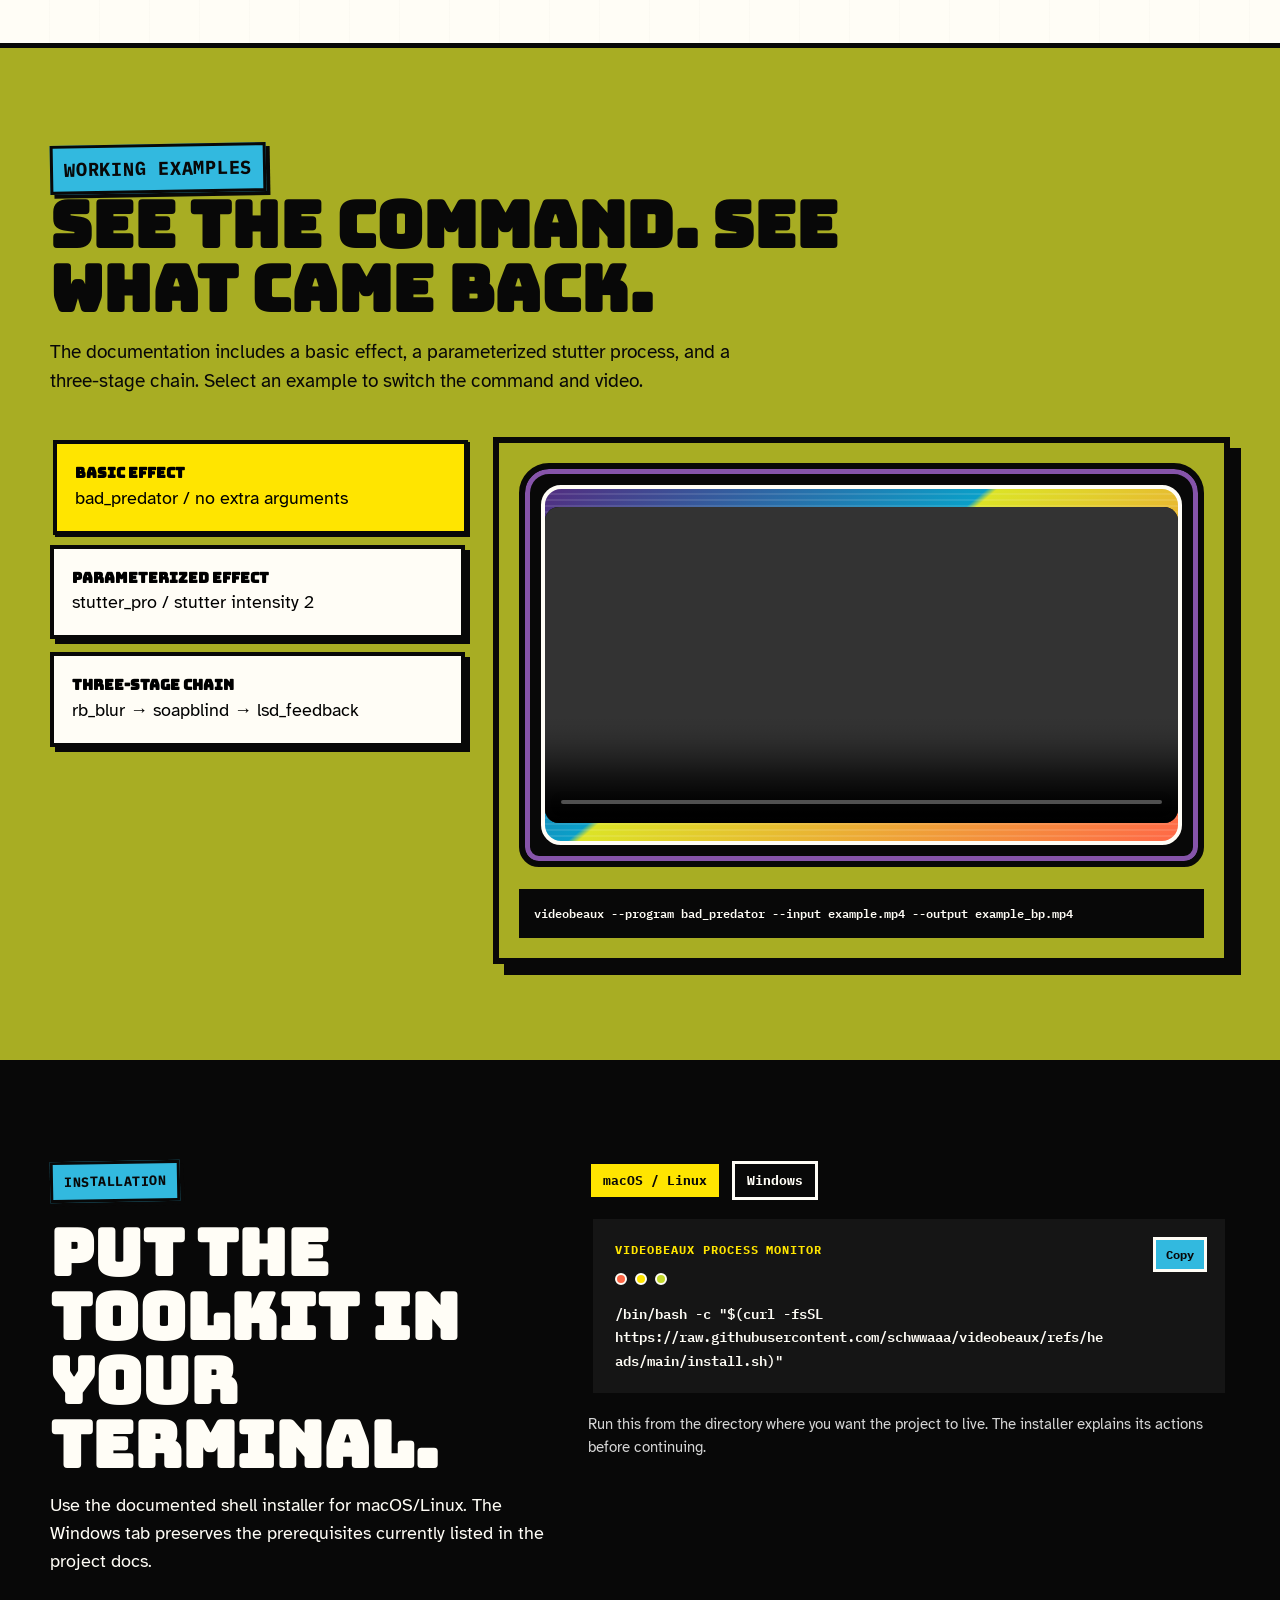
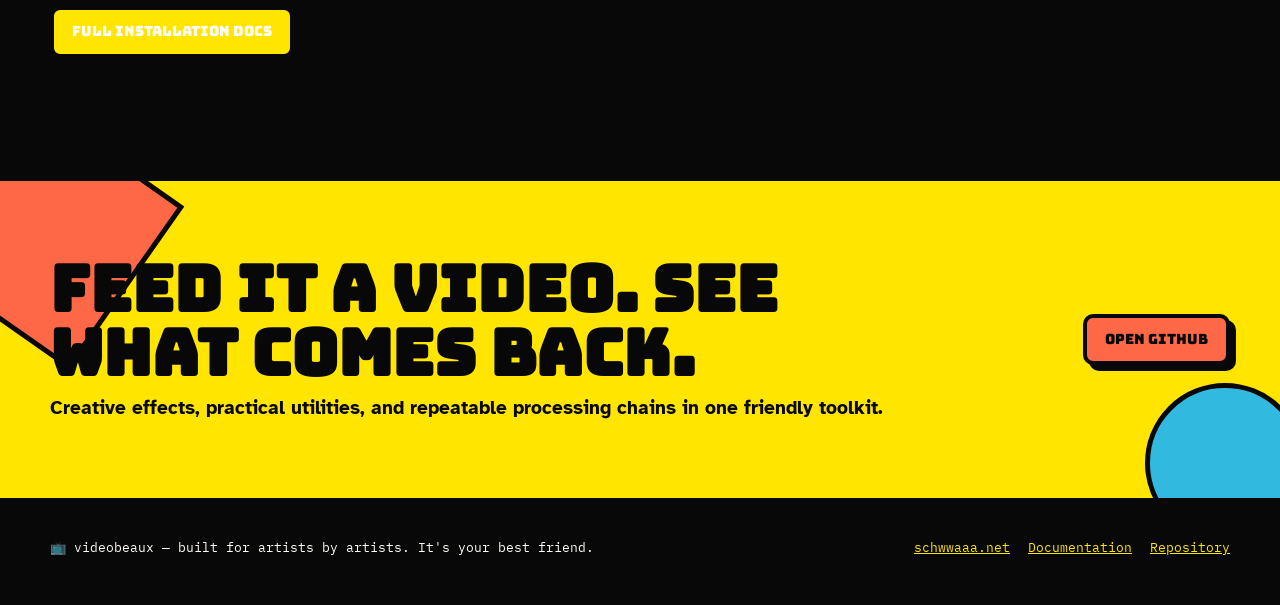
<file: index_old.html>
<!DOCTYPE html>
<html lang="en">

<head>
    <meta charset="UTF-8">
    <meta name="robots" content="noindex"><!-- old page kept as a fallback; keep it out of search results -->
    <meta name="viewport" content="width=device-width, initial-scale=1.0">
    <meta name="description" content="Videobeaux is a friendly command-line video toolkit for creating effects, repairing media, extracting assets, and automating video workflows.">
    <meta name="theme-color" content="#a8ad23">
    <title>Videobeaux — Break, Bend, Repair & Automate Video</title>
    <link rel="preconnect" href="https://fonts.googleapis.com">
    <link rel="preconnect" href="https://fonts.gstatic.com" crossorigin>
    <link href="https://fonts.googleapis.com/css2?family=Atkinson+Hyperlegible:wght@400;700&family=Bungee&family=IBM+Plex+Mono:wght@400;600;700&display=swap" rel="stylesheet">
    <style>
         :root {
            --ink: #080808;
            --paper: #fffdf6;
            --gray: #e7e7e4;
            --lime: #a8ad23;
            --lime-bright: #c5d92d;
            --cyan: #32b9df;
            --coral: #ff6847;
            --purple: #8654aa;
            --yellow: #ffe500;
            --magenta: #d52c91;
            --max-width: 1180px;
            --border: 5px solid var(--ink);
            --shadow: 8px 8px 0 var(--ink);
            --small-shadow: 5px 5px 0 var(--ink);
        }
        
        * {
            box-sizing: border-box;
        }
        
        html {
            scroll-behavior: smooth;
            scroll-padding-top: 92px;
        }
        
        body {
            margin: 0;
            color: var(--ink);
            background: linear-gradient(90deg, transparent 49px, rgba(8, 8, 8, .035) 50px, transparent 51px), linear-gradient(transparent 49px, rgba(8, 8, 8, .035) 50px, transparent 51px), var(--paper);
            background-size: 50px 50px;
            font-family: "Atkinson Hyperlegible", Arial, sans-serif;
            font-size: 18px;
            line-height: 1.55;
            overflow-x: hidden;
        }
        
        body::before,
        body::after {
            content: "";
            position: fixed;
            width: 180px;
            height: 180px;
            z-index: -1;
            opacity: .18;
            pointer-events: none;
        }
        
        body::before {
            top: 130px;
            left: -90px;
            background: var(--cyan);
            transform: rotate(24deg);
        }
        
        body::after {
            right: -95px;
            bottom: 80px;
            border-radius: 50%;
            background: var(--magenta);
        }
        
        img,
        video {
            max-width: 100%;
        }
        
        button,
        a {
            -webkit-tap-highlight-color: transparent;
        }
        
        a {
            color: inherit;
        }
        
        .skip-link {
            position: absolute;
            left: 12px;
            top: -60px;
            z-index: 1000;
            padding: 10px 14px;
            background: var(--yellow);
            border: 3px solid var(--ink);
            font-weight: 700;
        }
        
        .skip-link:focus {
            top: 12px;
        }
        
        .shell {
            width: min(calc(100% - 36px), var(--max-width));
            margin-inline: auto;
        }
        
        .site-nav {
            position: sticky;
            top: 0;
            z-index: 100;
            background: rgba(255, 253, 246, .94);
            backdrop-filter: blur(12px);
            border-bottom: 4px solid var(--ink);
        }
        
        .nav-inner {
            min-height: 72px;
            display: flex;
            align-items: center;
            justify-content: space-between;
            gap: 22px;
        }
        
        .brand {
            display: inline-flex;
            align-items: center;
            gap: 10px;
            text-decoration: none;
            font-family: "Bungee", Impact, sans-serif;
            font-size: 1rem;
            letter-spacing: .02em;
        }
        
        .brand-mark {
            width: 38px;
            height: 31px;
            position: relative;
            display: grid;
            place-items: center;
            background: var(--lime-bright);
            border: 3px solid var(--ink);
            border-radius: 7px;
            box-shadow: 3px 3px 0 var(--ink);
        }
        
        .brand-mark::before,
        .brand-mark::after {
            content: "";
            position: absolute;
            top: -10px;
            width: 3px;
            height: 13px;
            background: var(--ink);
            transform-origin: bottom;
        }
        
        .brand-mark::before {
            left: 13px;
            transform: rotate(-28deg);
        }
        
        .brand-mark::after {
            right: 13px;
            transform: rotate(28deg);
        }
        
        .brand-dot {
            width: 10px;
            height: 10px;
            border-radius: 50%;
            background: var(--cyan);
            border: 2px solid var(--ink);
        }
        
        .nav-links {
            display: flex;
            align-items: center;
            gap: 20px;
            font-size: .92rem;
            font-weight: 700;
        }
        
        .nav-links a {
            text-decoration: none;
            border-bottom: 3px solid transparent;
        }
        
        .nav-links a:hover,
        .nav-links a:focus-visible {
            border-color: var(--magenta);
        }
        
        .nav-cta {
            padding: 8px 13px;
            background: var(--yellow);
            border: 3px solid var(--ink) !important;
            box-shadow: 4px 4px 0 var(--ink);
            border-radius: 8px;
        }
        
        .menu-button {
            display: none;
            border: 3px solid var(--ink);
            background: var(--cyan);
            padding: 8px 10px;
            font: inherit;
            font-weight: 700;
            box-shadow: 3px 3px 0 var(--ink);
        }
        
        .hero {
            position: relative;
            padding: 82px 0 76px;
            overflow: hidden;
        }
        
        .hero::before {
            content: "";
            position: absolute;
            width: 560px;
            height: 330px;
            right: -120px;
            top: 64px;
            background: var(--lime);
            border: 5px solid var(--ink);
            transform: rotate(-4deg);
            z-index: -1;
        }
        
        .hero::after {
            content: "";
            position: absolute;
            width: 220px;
            height: 220px;
            left: 46%;
            top: 105px;
            background: var(--gray);
            transform: rotate(38deg);
            z-index: -2;
        }
        
        .hero-grid {
            display: grid;
            grid-template-columns: 1.02fr .98fr;
            align-items: center;
            gap: clamp(38px, 7vw, 86px);
        }
        
        .eyebrow,
        .sticker-label {
            display: inline-block;
            margin: 0 0 20px;
            padding: 7px 11px;
            font-family: "IBM Plex Mono", monospace;
            font-weight: 700;
            font-size: .84rem;
            letter-spacing: .04em;
            text-transform: uppercase;
            background: var(--cyan);
            border: 3px solid var(--ink);
            box-shadow: 4px 4px 0 var(--ink);
            transform: rotate(-1deg);
        }
        
        h1,
        h2,
        h3,
        p {
            margin-top: 0;
        }
        
        h1 {
            max-width: 760px;
            margin-bottom: 20px;
            font-family: "Bungee", Impact, sans-serif;
            font-size: clamp(3rem, 7vw, 6.35rem);
            line-height: .94;
            letter-spacing: -.035em;
            text-transform: uppercase;
        }
        
        .text-punch {
            color: var(--paper);
            -webkit-text-stroke: 3px var(--ink);
            text-shadow: 5px 5px 0 var(--purple);
        }
        
        .hero-copy {
            max-width: 650px;
            margin-bottom: 26px;
            font-size: clamp(1.15rem, 2.1vw, 1.45rem);
            font-weight: 700;
        }
        
        .hero-note {
            max-width: 620px;
            font-family: "IBM Plex Mono", monospace;
            font-size: .9rem;
        }
        
        .button-row {
            display: flex;
            flex-wrap: wrap;
            gap: 16px;
            margin: 30px 0 22px;
        }
        
        .button {
            display: inline-flex;
            align-items: center;
            justify-content: center;
            min-height: 51px;
            padding: 11px 18px;
            border: 4px solid var(--ink);
            border-radius: 10px;
            box-shadow: 6px 6px 0 var(--ink);
            font-family: "Bungee", Impact, sans-serif;
            font-size: .88rem;
            text-decoration: none;
            text-transform: uppercase;
            cursor: pointer;
            transition: transform .15s ease, box-shadow .15s ease;
        }
        
        .button:hover,
        .button:focus-visible {
            transform: translate(3px, 3px);
            box-shadow: 3px 3px 0 var(--ink);
        }
        
        .button-primary {
            background: var(--yellow);
        }
        
        .button-secondary {
            background: var(--paper);
        }
        
        .button-coral {
            background: var(--coral);
        }
        
        .hero-art {
            position: relative;
            min-height: 575px;
            display: grid;
            place-items: center;
        }
        
        .hero-logo {
            position: relative;
            z-index: 3;
            width: min(100%, 540px);
            aspect-ratio: 1064 / 1350;
            object-fit: contain;
            filter: drop-shadow(13px 14px 0 rgba(8, 8, 8, .96));
            transform: rotate(1.4deg);
            /* background: white; */
            /* border: 5px solid var(--ink); */
            /* clip-path: polygon(4% 0, 100% 0, 96% 97%, 3% 100%, 0 7%); */
        }
        
        .orbit-shape {
            position: absolute;
            z-index: 1;
            border: 5px solid var(--ink);
        }
        
        .shape-one {
            width: 155px;
            height: 105px;
            left: -20px;
            top: 100px;
            background: var(--cyan);
            transform: rotate(19deg);
        }
        
        .shape-two {
            width: 124px;
            height: 124px;
            right: -5px;
            bottom: 76px;
            border-radius: 50%;
            background: var(--yellow);
        }
        
        .shape-three {
            width: 92px;
            height: 92px;
            left: 34px;
            bottom: 48px;
            background: var(--magenta);
            transform: rotate(45deg);
        }
        
        .signal-tag {
            position: absolute;
            z-index: 4;
            right: 8px;
            top: 52px;
            width: 150px;
            padding: 12px;
            background: var(--paper);
            border: 4px solid var(--ink);
            box-shadow: 6px 6px 0 var(--ink);
            font-family: "IBM Plex Mono", monospace;
            font-size: .75rem;
            font-weight: 700;
            transform: rotate(3deg);
        }
        
        .signal-bar {
            height: 9px;
            margin-top: 8px;
            background: repeating-linear-gradient(90deg, var(--coral) 0 16px, var(--yellow) 16px 32px, var(--cyan) 32px 48px, var(--purple) 48px 64px);
            border: 2px solid var(--ink);
        }
        
        .marquee {
            overflow: hidden;
            border-block: 5px solid var(--ink);
            background: var(--ink);
            color: var(--paper);
            white-space: nowrap;
        }
        
        .marquee-track {
            width: max-content;
            display: flex;
            gap: 28px;
            padding: 13px 0;
            animation: marquee 34s linear infinite;
            font-family: "IBM Plex Mono", monospace;
            font-weight: 700;
            text-transform: uppercase;
        }
        
        .marquee-track span::after {
            content: "✦";
            color: var(--yellow);
            margin-left: 28px;
        }
        
        @keyframes marquee {
            to {
                transform: translateX(-50%);
            }
        }
        
        .section {
            position: relative;
            padding: 96px 0;
        }
        
        .section-tight {
            padding: 70px 0;
        }
        
        .section-lime {
            background: var(--lime);
            border-block: 5px solid var(--ink);
        }
        
        .section-cyan {
            background: var(--cyan);
            border-block: 5px solid var(--ink);
        }
        
        .section-dark {
            color: var(--paper);
            background: var(--ink);
        }
        
        .section-heading {
            max-width: 810px;
            margin-bottom: 42px;
        }
        
        .section-heading h2 {
            margin-bottom: 16px;
            font-family: "Bungee", Impact, sans-serif;
            font-size: clamp(2.1rem, 5vw, 4.5rem);
            line-height: 1;
            text-transform: uppercase;
        }
        
        .section-heading p {
            max-width: 700px;
            margin-bottom: 0;
            font-size: 1.17rem;
        }
        
        .stats-grid {
            display: grid;
            grid-template-columns: repeat(4, 1fr);
            gap: 20px;
        }
        
        .stat-card {
            min-height: 150px;
            padding: 22px;
            background: var(--paper);
            border: var(--border);
            box-shadow: var(--small-shadow);
            transform: rotate(var(--tilt, 0deg));
        }
        
        .stat-card:nth-child(1) {
            --tilt: -1deg;
        }
        
        .stat-card:nth-child(2) {
            --tilt: .7deg;
            background: var(--yellow);
        }
        
        .stat-card:nth-child(3) {
            --tilt: -.5deg;
            background: var(--coral);
        }
        
        .stat-card:nth-child(4) {
            --tilt: .8deg;
            background: var(--purple);
            color: white;
        }
        
        .stat-number {
            display: block;
            margin-bottom: 2px;
            font-family: "Bungee", Impact, sans-serif;
            font-size: 2.7rem;
            line-height: 1;
        }
        
        .stat-card p {
            margin: 0;
            font-weight: 700;
        }
        
        .capability-grid {
            display: grid;
            grid-template-columns: repeat(2, 1fr);
            gap: 26px;
        }
        
        .capability-card {
            position: relative;
            min-height: 260px;
            padding: 30px 30px 28px;
            background: var(--paper);
            border: var(--border);
            box-shadow: var(--shadow);
            overflow: hidden;
        }
        
        .capability-card::after {
            content: attr(data-number);
            position: absolute;
            right: -3px;
            bottom: -24px;
            color: rgba(8, 8, 8, .10);
            font-family: "Bungee", Impact, sans-serif;
            font-size: 8rem;
            line-height: 1;
        }
        
        .capability-icon {
            width: 58px;
            height: 58px;
            display: grid;
            place-items: center;
            margin-bottom: 20px;
            border: 4px solid var(--ink);
            border-radius: 50%;
            box-shadow: 4px 4px 0 var(--ink);
            font-size: 1.7rem;
            background: var(--accent);
        }
        
        .capability-card h3,
        .program-card h3,
        .step-card h3 {
            margin-bottom: 9px;
            font-family: "Bungee", Impact, sans-serif;
            font-size: 1.35rem;
            line-height: 1.15;
            text-transform: uppercase;
        }
        
        .capability-card p {
            max-width: 520px;
            margin-bottom: 0;
        }
        
        .process-board {
            padding: 0;
            background: transparent;
            border: 0;
            box-shadow: none;
        }
        
        .process-board-image {
            display: block;
            width: 100%;
            height: auto;
            border: 6px solid var(--ink);
            box-shadow: 12px 12px 0 var(--ink);
        }
        
        .program-toolbar {
            display: flex;
            justify-content: space-between;
            gap: 16px;
            margin-bottom: 28px;
            align-items: end;
        }
        
        .program-filter {
            display: flex;
            flex-wrap: wrap;
            gap: 10px;
        }
        
        .filter-button {
            padding: 8px 12px;
            border: 3px solid var(--ink);
            border-radius: 8px;
            background: var(--paper);
            font: inherit;
            font-weight: 700;
            cursor: pointer;
            box-shadow: 3px 3px 0 var(--ink);
        }
        
        .filter-button[aria-pressed="true"] {
            background: var(--yellow);
        }
        
        .program-grid {
            display: grid;
            grid-template-columns: repeat(3, 1fr);
            gap: 24px;
        }
        
        .program-card {
            display: flex;
            flex-direction: column;
            min-height: 330px;
            padding: 24px;
            background: var(--paper);
            color: var(--ink);
            border: var(--border);
            box-shadow: var(--shadow);
            transition: transform .15s ease, box-shadow .15s ease;
        }
        
        .program-card:hover {
            transform: translate(3px, 3px) rotate(.25deg);
            box-shadow: 5px 5px 0 var(--ink);
        }
        
        .program-meta {
            display: flex;
            align-items: center;
            justify-content: space-between;
            gap: 10px;
            margin-bottom: 19px;
        }
        
        .program-type,
        .program-index {
            font-family: "IBM Plex Mono", monospace;
            font-size: .72rem;
            font-weight: 700;
            text-transform: uppercase;
        }
        
        .program-type {
            padding: 4px 7px;
            border: 2px solid var(--ink);
            background: var(--card-accent);
        }
        
        .program-card p {
            margin-bottom: 22px;
        }
        
        .program-command {
            margin-top: auto;
            padding: 11px;
            color: var(--paper);
            background: var(--ink);
            border-left: 8px solid var(--card-accent);
            font-family: "IBM Plex Mono", monospace;
            font-size: .78rem;
            overflow-wrap: anywhere;
        }
        
        .program-card[hidden] {
            display: none;
        }
        
        .steps-grid {
            display: grid;
            grid-template-columns: repeat(4, 1fr);
            gap: 18px;
            counter-reset: steps;
        }
        
        .step-card {
            min-height: 245px;
            padding: 22px;
            background: var(--paper);
            border: 4px solid var(--ink);
            box-shadow: 6px 6px 0 var(--ink);
            counter-increment: steps;
        }
        
        .step-card::before {
            content: "0" counter(steps);
            display: inline-grid;
            place-items: center;
            width: 52px;
            height: 45px;
            margin-bottom: 20px;
            background: var(--step-color);
            border: 3px solid var(--ink);
            font-family: "Bungee", Impact, sans-serif;
        }
        
        .code-panel {
            position: relative;
            padding: 22px;
            color: var(--paper);
            background: #151515;
            border: 5px solid var(--ink);
            box-shadow: var(--shadow);
        }
        
        .code-panel::before {
            content: "VIDEOBEAUX PROCESS MONITOR";
            display: block;
            margin-bottom: 14px;
            color: var(--yellow);
            font-family: "IBM Plex Mono", monospace;
            font-size: .75rem;
            font-weight: 700;
            letter-spacing: .08em;
        }
        
        .code-panel pre {
            margin: 0;
            padding-right: 92px;
            white-space: pre-wrap;
            overflow-wrap: anywhere;
            font: 600 .88rem/1.65 "IBM Plex Mono", monospace;
        }
        
        .copy-button {
            position: absolute;
            top: 18px;
            right: 18px;
            padding: 7px 10px;
            color: var(--ink);
            background: var(--cyan);
            border: 3px solid var(--paper);
            font: 700 .72rem "IBM Plex Mono", monospace;
            cursor: pointer;
        }
        
        .example-layout {
            display: grid;
            grid-template-columns: .72fr 1.28fr;
            gap: 28px;
            align-items: start;
        }
        
        .example-tabs {
            display: grid;
            gap: 13px;
        }
        
        .example-tab {
            width: 100%;
            padding: 18px;
            text-align: left;
            border: 4px solid var(--ink);
            background: var(--paper);
            box-shadow: 5px 5px 0 var(--ink);
            font: inherit;
            cursor: pointer;
        }
        
        .example-tab[aria-selected="true"] {
            background: var(--yellow);
            transform: translate(3px, 3px);
            box-shadow: 2px 2px 0 var(--ink);
        }
        
        .example-tab strong {
            display: block;
            font-family: "Bungee", Impact, sans-serif;
            font-size: .92rem;
            text-transform: uppercase;
        }
        
        .example-stage {
            padding: 20px;
            background: var(--lime);
            border: 6px solid var(--ink);
            box-shadow: 11px 11px 0 var(--ink);
        }
        
        .crt-frame {
            padding: 16px;
            background: var(--ink);
            border: 6px solid var(--ink);
            border-radius: 30px 30px 20px 20px;
            box-shadow: inset 0 0 0 5px var(--purple);
        }
        
        .video-shell {
            min-height: 360px;
            display: grid;
            place-items: center;
            position: relative;
            overflow: hidden;
            background: repeating-linear-gradient(0deg, transparent 0 4px, rgba(255, 255, 255, .10) 4px 6px), linear-gradient(140deg, #522d80, #0a9fc8 42%, #dce326 43%, #ff6847);
            border: 4px solid var(--paper);
            border-radius: 20px;
        }
        
        .video-shell video {
            width: 100%;
            display: block;
            background: #000;
            border-radius: 14px;
        }
        
        .video-fallback {
            position: absolute;
            inset: 0;
            display: grid;
            place-items: center;
            padding: 30px;
            text-align: center;
            color: white;
            font-family: "IBM Plex Mono", monospace;
            font-weight: 700;
            pointer-events: none;
        }
        
        .video-shell:has(video[src]) .video-fallback {
            display: none;
        }
        
        .example-command {
            margin-top: 22px;
            padding: 15px;
            color: var(--paper);
            background: var(--ink);
            font: 600 .78rem/1.5 "IBM Plex Mono", monospace;
            overflow-wrap: anywhere;
        }
        
        .install-grid {
            display: grid;
            grid-template-columns: .88fr 1.12fr;
            gap: 34px;
            align-items: start;
        }
        
        .install-copy h2 {
            margin-bottom: 15px;
            font-family: "Bungee", Impact, sans-serif;
            font-size: clamp(2.5rem, 5vw, 4.6rem);
            line-height: 1;
            text-transform: uppercase;
        }
        
        .install-tabs {
            display: flex;
            gap: 10px;
            margin-bottom: 14px;
        }
        
        .install-tab {
            padding: 8px 12px;
            border: 3px solid var(--paper);
            background: transparent;
            color: var(--paper);
            font: 700 .8rem "IBM Plex Mono", monospace;
            cursor: pointer;
        }
        
        .install-tab[aria-selected="true"] {
            color: var(--ink);
            background: var(--yellow);
            border-color: var(--ink);
        }
        
        .install-panel[hidden] {
            display: none;
        }
        
        .install-panel p {
            margin: 15px 0 0;
            color: #d5d5d5;
            font-size: .93rem;
        }
        
        .terminal-status {
            display: flex;
            gap: 8px;
            margin-bottom: 16px;
        }
        
        .terminal-status span {
            width: 12px;
            height: 12px;
            border-radius: 50%;
            border: 2px solid var(--paper);
        }
        
        .terminal-status span:nth-child(1) {
            background: var(--coral);
        }
        
        .terminal-status span:nth-child(2) {
            background: var(--yellow);
        }
        
        .terminal-status span:nth-child(3) {
            background: var(--lime-bright);
        }
        
        .final-cta {
            position: relative;
            padding: 76px 0;
            overflow: hidden;
            background: var(--yellow);
            border-block: 5px solid var(--ink);
        }
        
        .final-cta::before,
        .final-cta::after {
            content: "";
            position: absolute;
            border: 5px solid var(--ink);
        }
        
        .final-cta::before {
            width: 190px;
            height: 190px;
            left: -55px;
            top: -50px;
            background: var(--coral);
            transform: rotate(35deg);
        }
        
        .final-cta::after {
            width: 150px;
            height: 150px;
            right: -25px;
            bottom: -45px;
            border-radius: 50%;
            background: var(--cyan);
        }
        
        .final-inner {
            position: relative;
            z-index: 2;
            display: flex;
            align-items: center;
            justify-content: space-between;
            gap: 28px;
        }
        
        .final-inner h2 {
            max-width: 760px;
            margin-bottom: 8px;
            font-family: "Bungee", Impact, sans-serif;
            font-size: clamp(2.4rem, 5vw, 5rem);
            line-height: 1;
            text-transform: uppercase;
        }
        
        .final-inner p {
            margin-bottom: 0;
            font-size: 1.18rem;
            font-weight: 700;
        }
        
        footer {
            padding: 35px 0 46px;
            color: var(--paper);
            background: var(--ink);
            font-family: "IBM Plex Mono", monospace;
            font-size: .82rem;
        }
        
        .footer-grid {
            display: flex;
            justify-content: space-between;
            gap: 30px;
            align-items: center;
        }
        
        .footer-links {
            display: flex;
            flex-wrap: wrap;
            gap: 18px;
        }
        
        .footer-links a {
            color: var(--yellow);
        }
        
         :focus-visible {
            outline: 4px solid var(--magenta);
            outline-offset: 4px;
        }
        
        @media (prefers-reduced-motion: reduce) {
            html {
                scroll-behavior: auto;
            }
            *,
            *::before,
            *::after {
                animation-duration: .01ms !important;
                animation-iteration-count: 1 !important;
                transition: none !important;
            }
        }
        
        @media (max-width: 980px) {
            .hero-grid,
            .install-grid,
            .example-layout {
                grid-template-columns: 1fr;
            }
            .hero-art {
                min-height: 500px;
                max-width: 620px;
                margin: 0 auto;
            }
            .stats-grid {
                grid-template-columns: repeat(2, 1fr);
            }
            .program-grid {
                grid-template-columns: repeat(2, 1fr);
            }
            .steps-grid {
                grid-template-columns: repeat(2, 1fr);
            }
            .process-board {
                grid-template-columns: 1fr;
            }
            .process-arrow {
                transform: rotate(90deg);
                margin: 2px auto;
            }
            .final-inner {
                align-items: flex-start;
                flex-direction: column;
            }
        }
        
        @media (max-width: 760px) {
            body {
                font-size: 17px;
            }
            .shell {
                width: min(calc(100% - 24px), var(--max-width));
            }
            .menu-button {
                display: block;
            }
            .nav-links {
                position: absolute;
                inset: 72px 0 auto 0;
                display: none;
                padding: 22px;
                background: var(--paper);
                border-bottom: 4px solid var(--ink);
                flex-direction: column;
                align-items: stretch;
            }
            .nav-links[data-open="true"] {
                display: flex;
            }
            .nav-links a {
                padding: 7px 0;
            }
            .hero {
                padding-top: 58px;
            }
            .hero::before {
                width: 350px;
                height: 270px;
                right: -120px;
            }
            .hero-art {
                min-height: 430px;
            }
            .hero-logo {
                max-height: 430px;
            }
            .signal-tag {
                right: -2px;
                top: 25px;
            }
            .shape-one {
                left: -30px;
            }
            .capability-grid,
            .stats-grid,
            .program-grid,
            .steps-grid {
                grid-template-columns: 1fr;
            }
            .program-toolbar {
                align-items: flex-start;
                flex-direction: column;
            }
            .section {
                padding: 74px 0;
            }
            .video-shell {
                min-height: 240px;
            }
            .code-panel pre {
                padding-right: 0;
                padding-top: 42px;
            }
            .copy-button {
                top: 16px;
            }
            .footer-grid {
                align-items: flex-start;
                flex-direction: column;
            }
        }
        
        @media (max-width: 470px) {
            h1 {
                font-size: 2.65rem;
            }
            .text-punch {
                -webkit-text-stroke-width: 2px;
                text-shadow: 3px 3px 0 var(--purple);
            }
            .button {
                width: 100%;
            }
            .hero-art {
                min-height: 370px;
            }
            .hero-logo {
                max-height: 365px;
            }
            .signal-tag {
                width: 125px;
                font-size: .66rem;
            }
            .orbit-shape {
                transform: scale(.8);
            }
            .shape-three {
                display: none;
            }
            .final-inner .button {
                width: auto;
            }
        }
        
        .brand-icon {
            width: 64px;
            height: 64px;
            display: block;
            object-fit: contain;
            filter: drop-shadow(3px 3px 0 rgba(8, 8, 8, .35));
        }
    </style>
</head>

<body>
    <a class="skip-link" href="#main">Skip to content</a>

    <nav class="site-nav" aria-label="Primary navigation">
        <div class="shell nav-inner">
            <a class="brand" href="#top" aria-label="Videobeaux home">
                <img class="brand-icon" src="assets/videobeaux-tv-icon.png" alt="" aria-hidden="true"> videobeaux
            </a>
            <button class="menu-button" type="button" aria-expanded="false" aria-controls="nav-links">Menu</button>
            <div class="nav-links" id="nav-links" data-open="false">
                <a href="#toolkit">Toolkit</a>
                <a href="#programs">Programs</a>
                <a href="#examples">Examples</a>
                <a href="docs.html" target="_blank" rel="noreferrer">Docs</a>
                <a href="https://github.com/schwwaaa/videobeaux" target="_blank" rel="noreferrer">GitHub</a>
                <a class="nav-cta" href="#install">Install</a>
            </div>
        </div>
    </nav>

    <main id="main">
        <header class="hero" id="top">
            <div class="shell hero-grid">
                <div>
                    <p class="eyebrow">📺 Friendly multilateral video toolkit</p>
                    <h1>Break, bend, <span class="text-punch">repair</span> &amp; automate video.</h1>
                    <p class="hero-copy">Videobeaux turns focused command-line programs into an artist-led video-processing system—from controlled datamoshing and frame stutter to conversion, extraction, compositing, and chainable workflows.</p>
                    <div class="button-row">
                        <a class="button button-primary" href="#programs">Explore programs</a>
                        <a class="button button-secondary" href="#install">Install Videobeaux</a>
                    </div>
                    <p class="hero-note">Built for artists by artists. Feed it an MP4, choose a program, and let the television do something useful—or wonderfully incorrect.</p>
                </div>

                <div class="hero-art" aria-label="Videobeaux television mascot artwork">
                    <span class="orbit-shape shape-one" aria-hidden="true"></span>
                    <span class="orbit-shape shape-two" aria-hidden="true"></span>
                    <span class="orbit-shape shape-three" aria-hidden="true"></span>
                    <div class="signal-tag" aria-hidden="true">
                        SIGNAL: FRIENDLY<br>MODE: MULTILATERAL
                        <div class="signal-bar"></div>
                    </div>
                    <img class="hero-logo" src="assets/videobeaux-tv-icon-full.png" alt="Videobeaux cartoon television logo">
                </div>
            </div>
        </header>

        <div class="marquee" aria-label="Selected Videobeaux programs">
            <div class="marquee-track" aria-hidden="true">
                <span>crossmosh</span><span>lagkage</span><span>stutter_pro</span><span>bad_predator</span><span>chain_builder</span><span>captburn</span><span>tonemap_hdr_sdr</span><span>thumbs</span><span>extract_frames</span><span>lsd_feedback</span><span>soapblind</span><span>repainting</span>
                <span>crossmosh</span><span>lagkage</span><span>stutter_pro</span><span>bad_predator</span><span>chain_builder</span><span>captburn</span><span>tonemap_hdr_sdr</span><span>thumbs</span><span>extract_frames</span><span>lsd_feedback</span><span>soapblind</span><span>repainting</span>
            </div>
        </div>

        <section class="section section-tight section-lime" aria-labelledby="proof-title">
            <div class="shell">
                <div class="section-heading">
                    <p class="sticker-label">Not one effect. A whole strange workshop.</p>
                    <h2 id="proof-title">A real toolkit behind the mascot.</h2>
                </div>
                <div class="stats-grid">
                    <article class="stat-card"><span class="stat-number">60+</span>
                        <p>documented effects and utilities</p>
                    </article>
                    <article class="stat-card"><span class="stat-number">1</span>
                        <p>consistent command-line interface</p>
                    </article>
                    <article class="stat-card"><span class="stat-number">A→B</span>
                        <p>chainable processing workflows</p>
                    </article>
                    <article class="stat-card"><span class="stat-number">MP4</span>
                        <p>input-focused, practical operation</p>
                    </article>
                </div>
            </div>
        </section>

        <section class="section" id="toolkit" aria-labelledby="toolkit-title">
            <div class="shell">
                <div class="section-heading">
                    <p class="sticker-label">What does Videobeaux do?</p>
                    <h2 id="toolkit-title">Creative damage meets practical processing.</h2>
                    <p>The documentation spans playful image destruction, repeatable editorial operations, media inspection, and automation. The landing page groups those programs by the outcome a user wants—not by a wall of filenames.</p>
                </div>
                <div class="capability-grid" id="capability-grid"></div>
            </div>
        </section>

        <section class="section section-cyan" aria-labelledby="process-title">
            <div class="shell">
                <div class="section-heading">
                    <p class="sticker-label">The process</p>
                    <h2 id="process-title">Input. Program. Output. Chain it again.</h2>
                    <p>Videobeaux uses a consistent global command structure, while individual programs can expose their own arguments when a process needs more control.</p>
                </div>
                <div class="process-board" aria-label="Video processing workflow">
                    <img class="process-board-image" src="assets/how-it-works-approved.png" alt="How it works: landscape video input, Videobeaux program television, psychedelic landscape output, and a chain-it-again processing loop">
                </div>
            </div>
        </section>

        <section class="section section-dark" id="programs" aria-labelledby="programs-title">
            <div class="shell">
                <div class="program-toolbar">
                    <div class="section-heading" style="margin-bottom:0">
                        <p class="sticker-label" style="color:var(--ink)">Featured programs</p>
                        <h2 id="programs-title">Pick a machine.</h2>
                        <p>These cards use descriptions and command structures from the project documentation.</p>
                    </div>
                    <div class="program-filter" role="group" aria-label="Filter programs">
                        <button class="filter-button" type="button" data-filter="all" aria-pressed="true">All</button>
                        <button class="filter-button" type="button" data-filter="effect" aria-pressed="false">Effects</button>
                        <button class="filter-button" type="button" data-filter="utility" aria-pressed="false">Utilities</button>
                    </div>
                </div>
                <div class="program-grid" id="program-grid"></div>
                <div class="button-row" style="margin-top:38px">
                    <a class="button button-primary" href="https://schwwaaa.github.io/videobeaux/programs.html" target="_blank" rel="noreferrer">Browse all programs</a>
                </div>
            </div>
        </section>

        <section class="section" aria-labelledby="start-title">
            <div class="shell">
                <div class="section-heading">
                    <p class="sticker-label">Getting started</p>
                    <h2 id="start-title">The shortest route from file to altered file.</h2>
                </div>
                <div class="steps-grid">
                    <article class="step-card" style="--step-color:var(--yellow)">
                        <h3>Install</h3>
                        <p>Run the project install script on macOS or Linux, or configure the documented Windows prerequisites.</p>
                    </article>
                    <article class="step-card" style="--step-color:var(--cyan)">
                        <h3>Choose</h3>
                        <p>Use <code>videobeaux --help</code> to inspect available program modes and global options.</p>
                    </article>
                    <article class="step-card" style="--step-color:var(--coral)">
                        <h3>Process</h3>
                        <p>Pass the program, input, and output. Add program-specific arguments only when needed.</p>
                    </article>
                    <article class="step-card" style="--step-color:var(--purple); color:white">
                        <h3>Chain</h3>
                        <p>Use <code>chain_builder</code> to pass one processed output directly into the next effect.</p>
                    </article>
                </div>
                <div class="code-panel" style="margin-top:34px">
                    <button class="copy-button" type="button" data-copy-target="usage-command">Copy</button>
                    <pre id="usage-command">videobeaux --program PROGRAM --input INPUT_FILE --output OUTPUT_FILE [program options]</pre>
                </div>
            </div>
        </section>

        <section class="section section-lime" id="examples" aria-labelledby="examples-title">
            <div class="shell">
                <div class="section-heading">
                    <p class="sticker-label">Working examples</p>
                    <h2 id="examples-title">See the command. See what came back.</h2>
                    <p>The documentation includes a basic effect, a parameterized stutter process, and a three-stage chain. Select an example to switch the command and video.</p>
                </div>
                <div class="example-layout">
                    <div class="example-tabs" role="tablist" aria-label="Video examples" id="example-tabs"></div>
                    <div class="example-stage">
                        <div class="crt-frame">
                            <div class="video-shell">
                                <video id="example-video" controls preload="metadata" playsinline></video>
                                <div class="video-fallback">VIDEO PREVIEW<br>Load the page online to retrieve the documented GitHub-hosted example.</div>
                            </div>
                        </div>
                        <div class="example-command" id="example-command"></div>
                    </div>
                </div>
            </div>
        </section>

        <section class="section section-dark" id="install" aria-labelledby="install-title">
            <div class="shell install-grid">
                <div class="install-copy">
                    <p class="sticker-label" style="color:var(--ink)">Installation</p>
                    <h2 id="install-title">Put the toolkit in your terminal.</h2>
                    <p>Use the documented shell installer for macOS/Linux. The Windows tab preserves the prerequisites currently listed in the project docs.</p>
                    <div class="button-row">
                        <a class="button button-primary" href="https://schwwaaa.github.io/videobeaux/installation.html" target="_blank" rel="noreferrer">Full installation docs</a>
                    </div>
                </div>

                <div>
                    <div class="install-tabs" role="tablist" aria-label="Installation platform">
                        <button class="install-tab" type="button" role="tab" data-install="unix" aria-selected="true">macOS / Linux</button>
                        <button class="install-tab" type="button" role="tab" data-install="windows" aria-selected="false">Windows</button>
                    </div>

                    <div class="install-panel" data-panel="unix">
                        <div class="code-panel">
                            <div class="terminal-status" aria-hidden="true"><span></span><span></span><span></span></div>
                            <button class="copy-button" type="button" data-copy-target="unix-command">Copy</button>
                            <pre id="unix-command">/bin/bash -c "$(curl -fsSL https://raw.githubusercontent.com/schwwaaa/videobeaux/refs/heads/main/install.sh)"</pre>
                        </div>
                        <p>Run this from the directory where you want the project to live. The installer explains its actions before continuing.</p>
                    </div>

                    <div class="install-panel" data-panel="windows" hidden>
                        <div class="code-panel">
                            <div class="terminal-status" aria-hidden="true"><span></span><span></span><span></span></div>
                            <button class="copy-button" type="button" data-copy-target="windows-command">Copy</button>
                            <pre id="windows-command">choco install ffmpeg
setx VIDEOBEAUX_PATH "C:\videobeaux"</pre>
                        </div>
                        <p>These are the Windows prerequisites currently shown in the documentation. Follow the full installation page for the remaining project setup.</p>
                    </div>
                </div>
            </div>
        </section>

        <section class="final-cta" aria-labelledby="cta-title">
            <div class="shell final-inner">
                <div>
                    <h2 id="cta-title">Feed it a video. See what comes back.</h2>
                    <p>Creative effects, practical utilities, and repeatable processing chains in one friendly toolkit.</p>
                </div>
                <a class="button button-coral" href="https://github.com/schwwaaa/videobeaux" target="_blank" rel="noreferrer">Open GitHub</a>
            </div>
        </section>
    </main>

    <footer>
        <div class="shell footer-grid">
            <div>📺 videobeaux — built for artists by artists. It's your best friend.</div>
            <div class="footer-links">
                <a href="https://schwwaaa.net" target="_blank" rel="noreferrer">schwwaaa.net</a>
                <a href="https://schwwaaa.github.io/videobeaux/" target="_blank" rel="noreferrer">Documentation</a>
                <a href="https://github.com/schwwaaa/videobeaux" target="_blank" rel="noreferrer">Repository</a>
            </div>
        </div>
    </footer>

    <script>
        const CONTENT = {
            capabilities: [{
                number: "01",
                icon: "✹",
                accent: "var(--yellow)",
                title: "Create & distort",
                text: "Datamosh, smear, stutter, delay, split, repaint, scroll, loop, overexpose, and generate deliberately broken motion with named, repeatable effects."
            }, {
                number: "02",
                icon: "↔",
                accent: "var(--cyan)",
                title: "Repair & convert",
                text: "Normalize dimensions, convert containers, fix gamma, interpolate frames, apply LUTs, tonemap HDR to SDR, and prepare media for practical delivery."
            }, {
                number: "03",
                icon: "⌕",
                accent: "var(--coral)",
                title: "Inspect & extract",
                text: "Pull frames or sound, generate thumbnails and contact sheets, inspect metadata, create fingerprints, and isolate useful media components."
            }, {
                number: "04",
                icon: "⛓",
                accent: "var(--purple)",
                title: "Compose & automate",
                text: "Build multi-layer JSON compositions with lagkage, burn captions, create transitions, and pass outputs through repeatable multi-program chains."
            }],
            programs: [{
                name: "crossmosh",
                type: "effect",
                accent: "var(--magenta)",
                description: "A controlled datamoshing engine that manipulates motion vectors, frame order, GOP structure, decay, and A/B source blending for intentional glitch drift.",
                command: "videobeaux -P crossmosh -i input.mp4 -o output.mp4 [options]"
            }, {
                name: "lagkage",
                type: "effect",
                accent: "var(--purple)",
                description: "A JSON-driven multilayer compositor for stacking, positioning, resizing, mixing, sequencing, and animating multiple media sources without a traditional timeline.",
                command: "videobeaux -P lagkage -i input.mp4 -o output.mp4 --layout_json layout.json"
            }, {
                name: "stutter_pro",
                type: "effect",
                accent: "var(--yellow)",
                description: "A controllable frame-stutter process for rhythmic holds, skips, and timeline hiccups with a user-defined stutter intensity.",
                command: "videobeaux -P stutter_pro -i input.mp4 -o output.mp4 --stutter 2"
            }, {
                name: "chain_builder",
                type: "utility",
                accent: "var(--cyan)",
                description: "Runs a comma-separated sequence of compatible programs, using each processed output as the input for the next stage.",
                command: "videobeaux -P chain_builder -i input.mp4 -o output.mp4 --chain rb_blur,soapblind,lsd_feedback"
            }, {
                name: "captburn",
                type: "utility",
                accent: "var(--coral)",
                description: "Burns caption or subtitle content into video with controls for typeface, placement, styling, encoding, and output behavior.",
                command: "videobeaux -P captburn -i input.mp4 -o output.mp4 [caption options]"
            }, {
                name: "tonemap_hdr_sdr",
                type: "utility",
                accent: "var(--lime-bright)",
                description: "Converts HDR material to SDR using selectable tonemap curves, BT.709 mapping, dithering, pixel-format, CRF, and encoder controls.",
                command: "videobeaux -P tonemap_hdr_sdr -i input.mp4 -o output.mp4 --algo hable"
            }, {
                name: "thumbs",
                type: "utility",
                accent: "var(--yellow)",
                description: "Samples frames by time or scene changes and generates thumbnails, labeled stills, or tiled contact sheets for previews and quality control.",
                command: "videobeaux -P thumbs -i input.mp4 -o output --tile 5x5 --timestamps true"
            }, {
                name: "extract_frames",
                type: "utility",
                accent: "var(--cyan)",
                description: "Decodes a video into sequential frame images for animation, archival work, visual debugging, datasets, or frame-by-frame art processes.",
                command: "videobeaux -P extract_frames -i input.mp4 -o frames"
            }, {
                name: "bad_predator",
                type: "effect",
                accent: "var(--coral)",
                description: "Applies a deliberately broken heat-vision treatment and provides one of the simplest demonstrations of the standard program workflow.",
                command: "videobeaux -P bad_predator -i input.mp4 -o output.mp4"
            }],
            examples: [{
                label: "Basic effect",
                detail: "bad_predator / no extra arguments",
                video: "https://github.com/user-attachments/assets/fe45aa80-9878-4d15-bc64-87dd25071855",
                command: "videobeaux --program bad_predator --input example.mp4 --output example_bp.mp4"
            }, {
                label: "Parameterized effect",
                detail: "stutter_pro / stutter intensity 2",
                video: "https://github.com/user-attachments/assets/fec22179-8e40-49e5-b591-c9d5fb07e31b",
                command: "videobeaux --program stutter_pro -i example.mp4 -o stutter_example.mp4 --stutter 2"
            }, {
                label: "Three-stage chain",
                detail: "rb_blur → soapblind → lsd_feedback",
                video: "https://github.com/user-attachments/assets/ac321c77-4757-4846-b838-6847472e7e09",
                command: "videobeaux --program chain_builder --input example.mp4 --output chainedoutput.mp4 --chain rb_blur,soapblind,lsd_feedback --force"
            }]
        };

        const capabilityGrid = document.querySelector("#capability-grid");
        CONTENT.capabilities.forEach((item) => {
            const card = document.createElement("article");
            card.className = "capability-card";
            card.dataset.number = item.number;
            card.innerHTML = `
        <div class="capability-icon" style="--accent:${item.accent}; background:${item.accent}" aria-hidden="true">${item.icon}</div>
        <h3>${item.title}</h3>
        <p>${item.text}</p>`;
            capabilityGrid.appendChild(card);
        });

        const programGrid = document.querySelector("#program-grid");
        CONTENT.programs.forEach((program, index) => {
            const card = document.createElement("article");
            card.className = "program-card";
            card.dataset.type = program.type;
            card.style.setProperty("--card-accent", program.accent);
            card.innerHTML = `
        <div class="program-meta">
          <span class="program-type">${program.type}</span>
          <span class="program-index">${String(index + 1).padStart(2, "0")}</span>
        </div>
        <h3>${program.name}</h3>
        <p>${program.description}</p>
        <div class="program-command">${program.command}</div>`;
            programGrid.appendChild(card);
        });

        document.querySelectorAll(".filter-button").forEach((button) => {
            button.addEventListener("click", () => {
                const filter = button.dataset.filter;
                document.querySelectorAll(".filter-button").forEach((item) => item.setAttribute("aria-pressed", String(item === button)));
                document.querySelectorAll(".program-card").forEach((card) => {
                    card.hidden = filter !== "all" && card.dataset.type !== filter;
                });
            });
        });

        const tabsContainer = document.querySelector("#example-tabs");
        const video = document.querySelector("#example-video");
        const command = document.querySelector("#example-command");

        function selectExample(index) {
            const item = CONTENT.examples[index];
            document.querySelectorAll(".example-tab").forEach((tab, tabIndex) => {
                tab.setAttribute("aria-selected", String(tabIndex === index));
            });
            video.pause();
            video.src = item.video;
            video.load();
            command.textContent = item.command;
        }

        CONTENT.examples.forEach((item, index) => {
            const tab = document.createElement("button");
            tab.type = "button";
            tab.className = "example-tab";
            tab.setAttribute("role", "tab");
            tab.setAttribute("aria-selected", String(index === 0));
            tab.innerHTML = `<strong>${item.label}</strong><span>${item.detail}</span>`;
            tab.addEventListener("click", () => selectExample(index));
            tabsContainer.appendChild(tab);
        });
        selectExample(0);

        document.querySelectorAll("[data-copy-target]").forEach((button) => {
            button.addEventListener("click", async() => {
                const target = document.getElementById(button.dataset.copyTarget);
                const original = button.textContent;
                try {
                    await navigator.clipboard.writeText(target.textContent.trim());
                    button.textContent = "Copied!";
                } catch (error) {
                    const selection = window.getSelection();
                    const range = document.createRange();
                    range.selectNodeContents(target);
                    selection.removeAllRanges();
                    selection.addRange(range);
                    button.textContent = "Select text";
                }
                window.setTimeout(() => {
                    button.textContent = original;
                }, 1800);
            });
        });

        document.querySelectorAll(".install-tab").forEach((tab) => {
            tab.addEventListener("click", () => {
                const platform = tab.dataset.install;
                document.querySelectorAll(".install-tab").forEach((item) => item.setAttribute("aria-selected", String(item === tab)));
                document.querySelectorAll(".install-panel").forEach((panel) => {
                    panel.hidden = panel.dataset.panel !== platform;
                });
            });
        });

        const menuButton = document.querySelector(".menu-button");
        const navLinks = document.querySelector("#nav-links");
        menuButton.addEventListener("click", () => {
            const open = menuButton.getAttribute("aria-expanded") === "true";
            menuButton.setAttribute("aria-expanded", String(!open));
            navLinks.dataset.open = String(!open);
        });
        navLinks.querySelectorAll("a").forEach((link) => link.addEventListener("click", () => {
            menuButton.setAttribute("aria-expanded", "false");
            navLinks.dataset.open = "false";
        }));
    </script>
</body>

</html>
</file>
<file: site/site.css>
:root {
    --ink: #080808;
    --paper: #fffdf6;
    --gray: #e7e7e4;
    --lime: #a8ad23;
    --lime-bright: #c5d92d;
    --cyan: #32b9df;
    --coral: #ff6847;
    --purple: #8654aa;
    --yellow: #ffe500;
    --magenta: #d52c91;
    --max: 1180px;
    --b: 4px solid var(--ink);
    --shadow: 8px 8px 0 var(--ink);
    --shadow-s: 5px 5px 0 var(--ink);
    --display: "Bungee", Impact, sans-serif;
    --mono: "IBM Plex Mono", ui-monospace, monospace;
}

* { box-sizing: border-box; }
html { scroll-behavior: smooth; scroll-padding-top: 84px; }
body {
    margin: 0;
    color: var(--ink);
    background: linear-gradient(90deg, transparent 49px, rgba(8, 8, 8, .035) 50px, transparent 51px), linear-gradient(transparent 49px, rgba(8, 8, 8, .035) 50px, transparent 51px), var(--paper);
    background-size: 50px 50px;
    font: 18px/1.5 "Atkinson Hyperlegible", Arial, sans-serif;
    overflow-x: hidden;
}
img, video { max-width: 100%; display: block; }
[hidden] { display: none !important; }
a { color: inherit; }
h1, h2, h3, p, ul, ol, figure { margin: 0; }
:focus-visible { outline: 4px solid var(--magenta); outline-offset: 3px; }

.skip-link { position: absolute; left: 12px; top: -60px; z-index: 1000; padding: 10px 14px; background: var(--yellow); border: 3px solid var(--ink); font-weight: 700; }
.skip-link:focus { top: 12px; }
.shell { width: min(calc(100% - 32px), var(--max)); margin-inline: auto; }

/* ───────── nav ───────── */
.site-nav { position: sticky; top: 0; z-index: 100; background: rgba(255, 253, 246, .95); backdrop-filter: blur(10px); border-bottom: var(--b); }
.nav-inner { min-height: 68px; display: flex; align-items: center; justify-content: space-between; gap: 20px; }
.brand { display: inline-flex; align-items: center; gap: 10px; text-decoration: none; font: 1rem var(--display); letter-spacing: .02em; }
.nav-links { display: flex; align-items: center; gap: 22px; font-size: .95rem; font-weight: 700; }
.nav-links a { text-decoration: none; border-bottom: 3px solid transparent; }
.nav-links a:hover { border-color: var(--magenta); }
.nav-links .nav-cta { padding: 7px 13px; background: var(--yellow); border: 3px solid var(--ink); border-radius: 8px; box-shadow: 4px 4px 0 var(--ink); }
.nav-links .nav-cta:hover { border-color: var(--ink); transform: translate(2px, 2px); box-shadow: 2px 2px 0 var(--ink); }
.menu-button { display: none; border: 3px solid var(--ink); background: var(--cyan); padding: 7px 11px; font: inherit; font-weight: 700; box-shadow: 3px 3px 0 var(--ink); }

/* ───────── shared bits ───────── */
.section { position: relative; padding: 84px 0; border-top: var(--b); overflow: hidden; }
.s-lime { background: var(--lime); }
.s-cyan { background: var(--cyan); }
.s-dark { background: #17171a; color: var(--paper); }
.s-ink { background: var(--ink); color: var(--paper); }
.heading { margin-bottom: 38px; max-width: 760px; }
.heading p:not(.sticker) { font-size: 1.2rem; font-weight: 700; margin-top: 10px; }
h2 { font: clamp(2rem, 4.6vw, 3.6rem)/1 var(--display); text-transform: uppercase; letter-spacing: -.02em; }
h3 { font: 1.15rem/1.2 var(--display); text-transform: uppercase; }
.sticker { display: inline-block; margin-bottom: 18px; padding: 6px 11px; font: 700 .8rem var(--mono); letter-spacing: .05em; text-transform: uppercase; color: var(--ink); background: var(--cyan); border: 3px solid var(--ink); box-shadow: 4px 4px 0 var(--ink); transform: rotate(-1.2deg); }
.sticker.s-cyan { background: var(--cyan); }
.sticker.s-coral { background: var(--coral); }
.sticker.s-yellow { background: var(--yellow); }
.sticker.s-purple { background: var(--purple); color: #fff; }
.button-row { display: flex; flex-wrap: wrap; gap: 16px; }
.button { display: inline-flex; align-items: center; justify-content: center; min-height: 52px; padding: 11px 20px; font: .88rem var(--display); text-transform: uppercase; text-decoration: none; color: var(--ink); border: 4px solid var(--ink); border-radius: 10px; box-shadow: 6px 6px 0 var(--ink); transition: transform .15s, box-shadow .15s; }
.button:hover { transform: translate(3px, 3px); box-shadow: 3px 3px 0 var(--ink); }
.s-ink .button, .s-dark .button { border-color: var(--paper); box-shadow: 6px 6px 0 var(--magenta); }
.s-ink .button:hover { box-shadow: 3px 3px 0 var(--magenta); }
.b-yellow { background: var(--yellow); }
.b-paper { background: var(--paper); }
.deco { position: absolute; pointer-events: none; z-index: 0; }
.tag { position: absolute; z-index: 4; bottom: 12px; padding: 3px 9px; font: 700 .72rem var(--mono); text-transform: uppercase; letter-spacing: .05em; color: #fff; background: var(--ink); border-radius: 4px; pointer-events: none; }
.tag-l { left: 12px; }
.tag-r { right: 12px; background: var(--magenta); }

/* ───────── hero ───────── */
.hero { position: relative; padding: 64px 0 84px; overflow: hidden; }
.hero-grid { position: relative; z-index: 1; display: grid; grid-template-columns: .78fr 1.22fr; gap: clamp(28px, 5vw, 64px); align-items: center; }
h1 { font: clamp(2.7rem, 6.2vw, 5.6rem)/.95 var(--display); text-transform: uppercase; letter-spacing: -.035em; margin-bottom: 20px; }
.punch { color: var(--paper); -webkit-text-stroke: 3px var(--ink); text-shadow: 5px 5px 0 var(--purple); display: inline-block; }
.lede { font-size: clamp(1.1rem, 1.8vw, 1.3rem); font-weight: 700; margin-bottom: 28px; text-wrap: balance; }
.fine { margin-top: 24px; font: .85rem var(--mono); }
.hero-art { position: relative; padding: 18px 0 40px 8px; }
.hero-art .window { position: relative; z-index: 2; width: 100%; height: auto; border: 5px solid var(--ink); border-radius: 12px; box-shadow: 12px 12px 0 var(--ink); background: var(--paper); transform: rotate(-1.2deg); }
.mascot { position: absolute; z-index: 3; left: -46px; bottom: -6px; width: 118px; height: auto; transform: rotate(-8deg); filter: drop-shadow(5px 6px 0 var(--ink)); }
.d-block { z-index: 0; width: 70%; height: 72%; right: -26px; top: -4px; background: var(--lime); border: 5px solid var(--ink); transform: rotate(4deg); }
.d-circle { z-index: 1; width: 96px; height: 96px; right: -14px; bottom: 12px; border-radius: 50%; background: var(--yellow); border: 5px solid var(--ink); }
.d-zig { z-index: 1; left: 24px; top: -8px; width: 150px; height: 30px; background: repeating-linear-gradient(135deg, var(--magenta) 0 10px, transparent 10px 20px); border: 4px solid var(--ink); transform: rotate(-3deg); }
.d-dots { bottom: 30px; left: 38%; width: 130px; height: 90px; background: radial-gradient(var(--ink) 3px, transparent 3.5px) 0 0/18px 18px; opacity: .55; }

/* ───────── preview player ───────── */
.player-layout { display: grid; grid-template-columns: minmax(0, 1.55fr) minmax(0, 1fr); gap: clamp(22px, 3vw, 40px); align-items: start; }
.crt { padding: 14px; background: var(--ink); border: 5px solid var(--ink); border-radius: 22px; box-shadow: 0 0 0 7px var(--purple), 12px 12px 0 7px var(--ink); }
.stage { --reveal: 50%; position: relative; aspect-ratio: 4 / 3; overflow: hidden; background: #000; border-radius: 10px; touch-action: pan-y; }
.stage video { position: absolute; inset: 0; width: 100%; height: 100%; object-fit: cover; }
.stage #v-orig { clip-path: inset(0 calc(100% - var(--reveal)) 0 0); z-index: 2; }
.divider { position: absolute; z-index: 5; top: 0; bottom: 0; left: var(--reveal); width: 0; pointer-events: none; }
.divider::before { content: ""; position: absolute; top: 0; bottom: 0; left: -2px; width: 4px; background: var(--yellow); box-shadow: 0 0 0 2px var(--ink); }
.divider span { position: absolute; top: 50%; left: 0; width: 44px; height: 44px; margin: -22px 0 0 -22px; display: grid; place-items: center; font: 700 1.25rem var(--display); background: var(--yellow); border: 3px solid var(--ink); border-radius: 50%; box-shadow: 3px 3px 0 var(--ink); }
.stage input[type=range] { position: absolute; inset: 0; z-index: 6; width: 100%; height: 100%; margin: 0; opacity: 0; cursor: ew-resize; }
.stage:has(input:focus-visible) { outline: 4px solid var(--magenta); outline-offset: 4px; }
.controls { display: flex; align-items: center; gap: 12px; margin-top: 18px; }
.mini { flex: none; width: 46px; height: 46px; font: 1rem var(--display); background: var(--yellow); border: 3px solid var(--ink); border-radius: 10px; box-shadow: 4px 4px 0 var(--ink); cursor: pointer; }
.mini:active { transform: translate(2px, 2px); box-shadow: 2px 2px 0 var(--ink); }
#seek { flex: 1; accent-color: var(--ink); min-width: 0; height: 28px; }
output { font: 700 .85rem var(--mono); white-space: nowrap; }
.chain { display: flex; flex-wrap: wrap; align-items: center; gap: 8px 4px; list-style: none; padding: 0; margin-top: 18px; }
.chain li { position: relative; display: inline-flex; align-items: center; gap: 6px; font: 700 .78rem var(--mono); text-transform: uppercase; padding: 6px 10px; background: var(--c, var(--paper)); border: 3px solid var(--ink); border-radius: 8px; box-shadow: 3px 3px 0 var(--ink); }
.chain li small { font-weight: 400; text-transform: none; opacity: .85; }
.chain li.io { background: var(--paper); }
.chain li + li { margin-left: 22px; }
.chain li + li::before { content: "→"; position: absolute; left: -23px; top: 50%; transform: translateY(-54%); font-size: 1.1rem; }
.patch-label { font: 700 .8rem var(--mono); text-transform: uppercase; letter-spacing: .06em; margin-bottom: 12px; }
.patches { display: grid; gap: 12px; }
.patch { text-align: left; width: 100%; padding: 12px 16px; font: inherit; color: var(--ink); background: var(--paper); border: 4px solid var(--ink); border-radius: 12px; box-shadow: var(--shadow-s); cursor: pointer; transition: transform .12s, box-shadow .12s; }
.patch:hover { transform: translate(2px, 2px); box-shadow: 3px 3px 0 var(--ink); }
.patch strong { display: block; font: .95rem var(--display); text-transform: uppercase; }
.patch span { font-size: .95rem; }
.patch[aria-selected=true] { background: var(--yellow); transform: translate(5px, 5px); box-shadow: none; }

/* ───────── how ───────── */
.steps { display: grid; grid-template-columns: repeat(3, 1fr); gap: 28px; }
.step { position: relative; display: flex; flex-direction: column; background: #fff; border: 5px solid var(--ink); border-radius: 14px; box-shadow: var(--shadow); padding: 14px 14px 22px; }
.step:nth-child(2) { transform: translateY(18px); }
.step img { width: 100%; height: auto; aspect-ratio: 1.8; object-fit: cover; border: 3px solid var(--ink); border-radius: 8px; background: var(--paper); }
.step h3 { margin: 18px 6px 6px; }
.step p { margin: 0 6px; }
.n { position: absolute; z-index: 2; top: -22px; left: -16px; width: 52px; height: 52px; display: grid; place-items: center; font: 1.6rem var(--display); background: var(--c); border: 4px solid var(--ink); border-radius: 50%; box-shadow: 4px 4px 0 var(--ink); }

/* ───────── example library ───────── */
.filters { display: flex; flex-wrap: wrap; gap: 10px; margin-bottom: 28px; }
.chip { display: inline-flex; align-items: center; gap: 8px; padding: 8px 14px; font: .82rem var(--display); text-transform: uppercase; color: var(--ink); background: var(--paper); border: 3px solid var(--ink); border-radius: 999px; box-shadow: 3px 3px 0 var(--ink); cursor: pointer; transition: transform .1s, box-shadow .1s; }
.chip i { width: 14px; height: 14px; border: 2px solid var(--ink); border-radius: 50%; background: var(--c, var(--paper)); }
.chip:hover { transform: translate(2px, 2px); box-shadow: 1px 1px 0 var(--ink); }
.chip[aria-pressed=true] { background: var(--ink); color: var(--paper); box-shadow: none; transform: translate(3px, 3px); }
.band + .band { margin-top: 64px; }
.band-title { display: inline-block; margin-bottom: 8px; padding-bottom: 6px; font: clamp(1.4rem, 3vw, 2rem)/1.1 var(--display); text-transform: uppercase; background: url("data:image/svg+xml,%3Csvg xmlns='http://www.w3.org/2000/svg' width='40' height='10' viewBox='0 0 40 10'%3E%3Cpath d='M0 5 Q10 -2 20 5 T40 5' fill='none' stroke='%23080808' stroke-width='4'/%3E%3C/svg%3E") repeat-x left bottom; }
.band-lede { max-width: 640px; margin: 8px 0 26px; font-size: 1.1rem; font-weight: 700; }
.band .filters { margin-top: 18px; }
.chains, .library { display: grid; gap: 24px; list-style: none; padding: 0; margin: 0; }
.chains { grid-template-columns: repeat(3, 1fr); }
.library { grid-template-columns: repeat(auto-fill, minmax(250px, 1fr)); }
.chains > li, .library > li { display: flex; min-width: 0; }
.card { display: flex; flex-direction: column; width: 100%; padding: 10px 10px 16px; background: #fff; border: 4px solid var(--ink); border-radius: 12px; box-shadow: var(--shadow-s); }
.card.chain-card { border-width: 5px; background: var(--yellow); box-shadow: var(--shadow); }
.card.on { box-shadow: 2px 2px 0 var(--ink); transform: translate(3px, 3px); }
.clip { position: relative; aspect-ratio: 4 / 3; overflow: hidden; background: var(--ink); border: 3px solid var(--ink); border-radius: 6px; }
.clip video { position: absolute; inset: 0; width: 100%; height: 100%; object-fit: cover; }
.clip-play { position: absolute; inset: 0; width: 100%; height: 100%; padding: 0; display: grid; place-items: center; background: transparent; border: 0; cursor: pointer; }
.clip-play span { display: grid; place-items: center; width: 54px; height: 54px; padding-left: 4px; font: 1.15rem var(--display); color: var(--ink); background: var(--yellow); border: 3px solid var(--ink); border-radius: 50%; box-shadow: 3px 3px 0 var(--ink); transition: transform .12s, opacity .2s; }
.clip-play:hover span { transform: scale(1.08); }
.card.on .clip-play span { opacity: 0; padding-left: 0; }
.card.on .clip-play:hover span, .card.on .clip-play:focus-visible span { opacity: 1; }
.card.on .clip-play span { font-size: 0; }
.card.on .clip-play span::before { content: "❚❚"; font-size: 1rem; }
.card .body { display: flex; flex-direction: column; flex: 1; padding: 12px 4px 0; }
.card .cat { align-self: flex-start; padding: 2px 8px; font: 700 .68rem var(--mono); text-transform: uppercase; letter-spacing: .04em; background: var(--c); border: 2px solid var(--ink); border-radius: 999px; }
.card h3 { margin: 10px 0 2px; font-size: 1rem; }
.card p { margin: 0; font-size: .92rem; }
.chain-card h3 { font-size: 1.15rem; }
.mini-chain { display: flex; flex-wrap: wrap; align-items: center; gap: 8px 20px; list-style: none; margin: 14px 0 0; padding: 0; }
.mini-chain li { position: relative; padding: 4px 8px; font: 700 .7rem var(--mono); text-transform: uppercase; background: var(--c, var(--paper)); border: 2px solid var(--ink); border-radius: 6px; box-shadow: 2px 2px 0 var(--ink); }
.mini-chain li small { font-weight: 400; text-transform: none; }
.mini-chain li + li::before { content: "→"; position: absolute; left: -18px; top: 50%; transform: translateY(-54%); font-size: 1rem; }
.library.collapsed > li:nth-child(n+13) { display: none; }
.more { display: block; margin: 30px auto 0; padding: 12px 22px; font: .9rem var(--display); text-transform: uppercase; color: var(--ink); background: var(--paper); border: 4px solid var(--ink); border-radius: 12px; box-shadow: 5px 5px 0 var(--ink); cursor: pointer; }
.more:hover { transform: translate(3px, 3px); box-shadow: 2px 2px 0 var(--ink); }
.load-error { padding: 14px; background: var(--paper); border: 3px solid var(--ink); }
.lib-foot { margin-top: 44px; }

/* ───────── stay in the loop ───────── */
.s-yellow { background: var(--yellow); }
.stay { display: grid; grid-template-columns: 1fr 1fr; gap: clamp(24px, 4vw, 56px); align-items: center; }
.stay p { font-size: 1.15rem; font-weight: 700; margin-top: 12px; }
.signup { display: grid; gap: 16px; padding: 22px; background: var(--paper); border: 5px solid var(--ink); border-radius: 14px; box-shadow: var(--shadow); }
.signup .field span, .signup legend { display: block; margin-bottom: 6px; font: 700 .8rem var(--mono); text-transform: uppercase; letter-spacing: .05em; }
.signup textarea { width: 100%; padding: 12px 14px; font: inherit; color: var(--ink); background: #fff; border: 4px solid var(--ink); border-radius: 10px; resize: vertical; }
/* the app's "?" button, drawn inline so the page can point at it */
.qicon { display: inline-grid; place-items: center; width: 1.5em; height: 1.5em; margin: 0 .15em; vertical-align: middle; position: relative; top: -.06em; font: 700 .95em var(--mono); line-height: 1; background: var(--paper); border: 3px solid var(--ink); border-radius: 9px; box-shadow: 2px 2px 0 var(--ink); }
/* mascot above the "Beta testers" sticker: tilted, bobbing, and it wiggles when poked */
.fb-tv { width: 130px; height: auto; margin: 0 0 6px 4px; transform: rotate(-7deg); filter: drop-shadow(5px 6px 0 var(--ink)); transform-origin: 50% 90%; animation: tv-bob 3.4s ease-in-out infinite alternate; transition: transform .2s; }
.fb-tv:hover { animation: none; transform: rotate(6deg) scale(1.08); }
@keyframes tv-bob { from { transform: rotate(-9deg) translateY(0); } to { transform: rotate(-4deg) translateY(-6px); } }
/* sign-up form after a send: its fields are hidden and the thank-you fills the same box (JS pins the height first, so nothing jumps) */
.signup.sent { align-content: center; text-align: center; }
.signup.sent > :not(.signup-thanks) { display: none !important; }
.signup-thanks h3 { font-size: clamp(1.6rem, 4vw, 2.4rem); }
.signup-thanks p { margin-top: 12px; font-size: 1.15rem; font-weight: 700; }
.signup-thanks b { font-family: var(--display); font-weight: 400; letter-spacing: .02em; }
.signup-thanks:focus { outline: none; }
.thanks { align-content: center; min-height: 260px; text-align: center; }
.thanks h3 { font-size: clamp(1.6rem, 4vw, 2.4rem); }
.thanks p { font-size: 1.1rem; font-weight: 700; }
.thanks:focus { outline: none; }
.contact { margin-top: 18px; font: 700 .95rem var(--mono); }
.linklike { padding: 0; font: inherit; color: inherit; background: none; border: 0; border-bottom: 3px solid var(--ink); cursor: pointer; }
.linklike:hover { color: var(--magenta); border-color: var(--magenta); }
.field-note { display: block; margin-top: 6px; font: .8rem var(--mono); }
.pills { display: flex; flex-wrap: wrap; gap: 10px; }
.pill { position: relative; cursor: pointer; }
.pill input { position: absolute; opacity: 0; inset: 0; margin: 0; cursor: pointer; }
.pill span { display: inline-block; padding: 8px 14px; font: .82rem var(--display); text-transform: uppercase; background: #fff; border: 3px solid var(--ink); border-radius: 999px; box-shadow: 3px 3px 0 var(--ink); transition: transform .1s, box-shadow .1s; }
.pill:hover span { transform: translate(2px, 2px); box-shadow: 1px 1px 0 var(--ink); }
.pill input:checked + span { background: var(--ink); color: var(--paper); box-shadow: none; transform: translate(3px, 3px); }
.pill input:focus-visible + span { outline: 4px solid var(--magenta); outline-offset: 3px; }
.signup input[type=email] { width: 100%; padding: 12px 14px; font: inherit; color: var(--ink); background: #fff; border: 4px solid var(--ink); border-radius: 10px; }
.signup fieldset { margin: 0; padding: 0; border: 0; display: grid; gap: 8px; }
.signup legend { padding: 0; }
.check { display: flex; align-items: center; gap: 10px; font-weight: 700; cursor: pointer; }
.check input { width: 22px; height: 22px; accent-color: var(--magenta); }
.signup .button { justify-self: start; cursor: pointer; }
.b-ink { background: var(--ink); color: var(--paper); border-color: var(--ink); box-shadow: 6px 6px 0 var(--magenta); }
.fine-print { margin: 0 !important; font: .8rem var(--mono) !important; font-weight: 400 !important; }
.signup-captcha { min-height: 65px; }
.signup-status { margin: 0 !important; min-height: 1.4em; font: 700 .9rem var(--mono) !important; }
.signup-status.good { color: #0a6b2a; }
.signup-status.bad { color: #b3261e; }
.dev-note { margin: 0 !important; padding: 8px 10px; font: .8rem var(--mono) !important; font-weight: 400 !important; background: var(--cyan); border: 3px dashed var(--ink); }
.hp { position: absolute; left: -9999px; width: 1px; height: 1px; opacity: 0; }

/* ───────── get ───────── */
.get { position: relative; z-index: 1; display: flex; flex-wrap: wrap; align-items: center; justify-content: space-between; gap: 30px; }
.get p { font-size: 1.2rem; font-weight: 700; margin-top: 10px; }

/* ───────── footer ───────── */
footer { padding: 34px 0; border-top: var(--b); background: var(--paper); }
.foot { display: flex; flex-wrap: wrap; align-items: center; justify-content: space-between; gap: 22px; }
.schwwaaa img { width: 190px; height: auto; }
.links { display: flex; gap: 24px; font-weight: 700; }

/* ───────── responsive ───────── */
@media (max-width: 960px) {
    .hero-grid, .player-layout, .stay { grid-template-columns: 1fr; }
    .hero-art { padding-left: 0; }
    .mascot { left: -10px; width: 96px; }
    .steps { grid-template-columns: 1fr; }
    .step:nth-child(2) { transform: none; }
    .patches { grid-template-columns: repeat(2, 1fr); }
    .chains { grid-template-columns: 1fr; }
}
@media (max-width: 720px) {
    body { font-size: 17px; }
    .menu-button { display: block; }
    .nav-links { display: none; position: absolute; top: 100%; left: 0; right: 0; flex-direction: column; align-items: stretch; gap: 0; padding: 8px 16px 16px; background: var(--paper); border-bottom: var(--b); }
    .nav-links[data-open=true] { display: flex; }
    .nav-links a { padding: 12px 0; }
    .nav-links .nav-cta { margin-top: 8px; text-align: center; }
    .section { padding: 60px 0; }
    .d-dots { display: none; }
    .patches { grid-template-columns: 1fr; }
    .crt { padding: 9px; border-radius: 16px; }
    .button { width: 100%; }
    .get { flex-direction: column; align-items: stretch; }
}
@media (prefers-reduced-motion: reduce) {
    html { scroll-behavior: auto; }
    * { transition: none !important; }
    .fb-tv { animation: none !important; }
}
</file>
